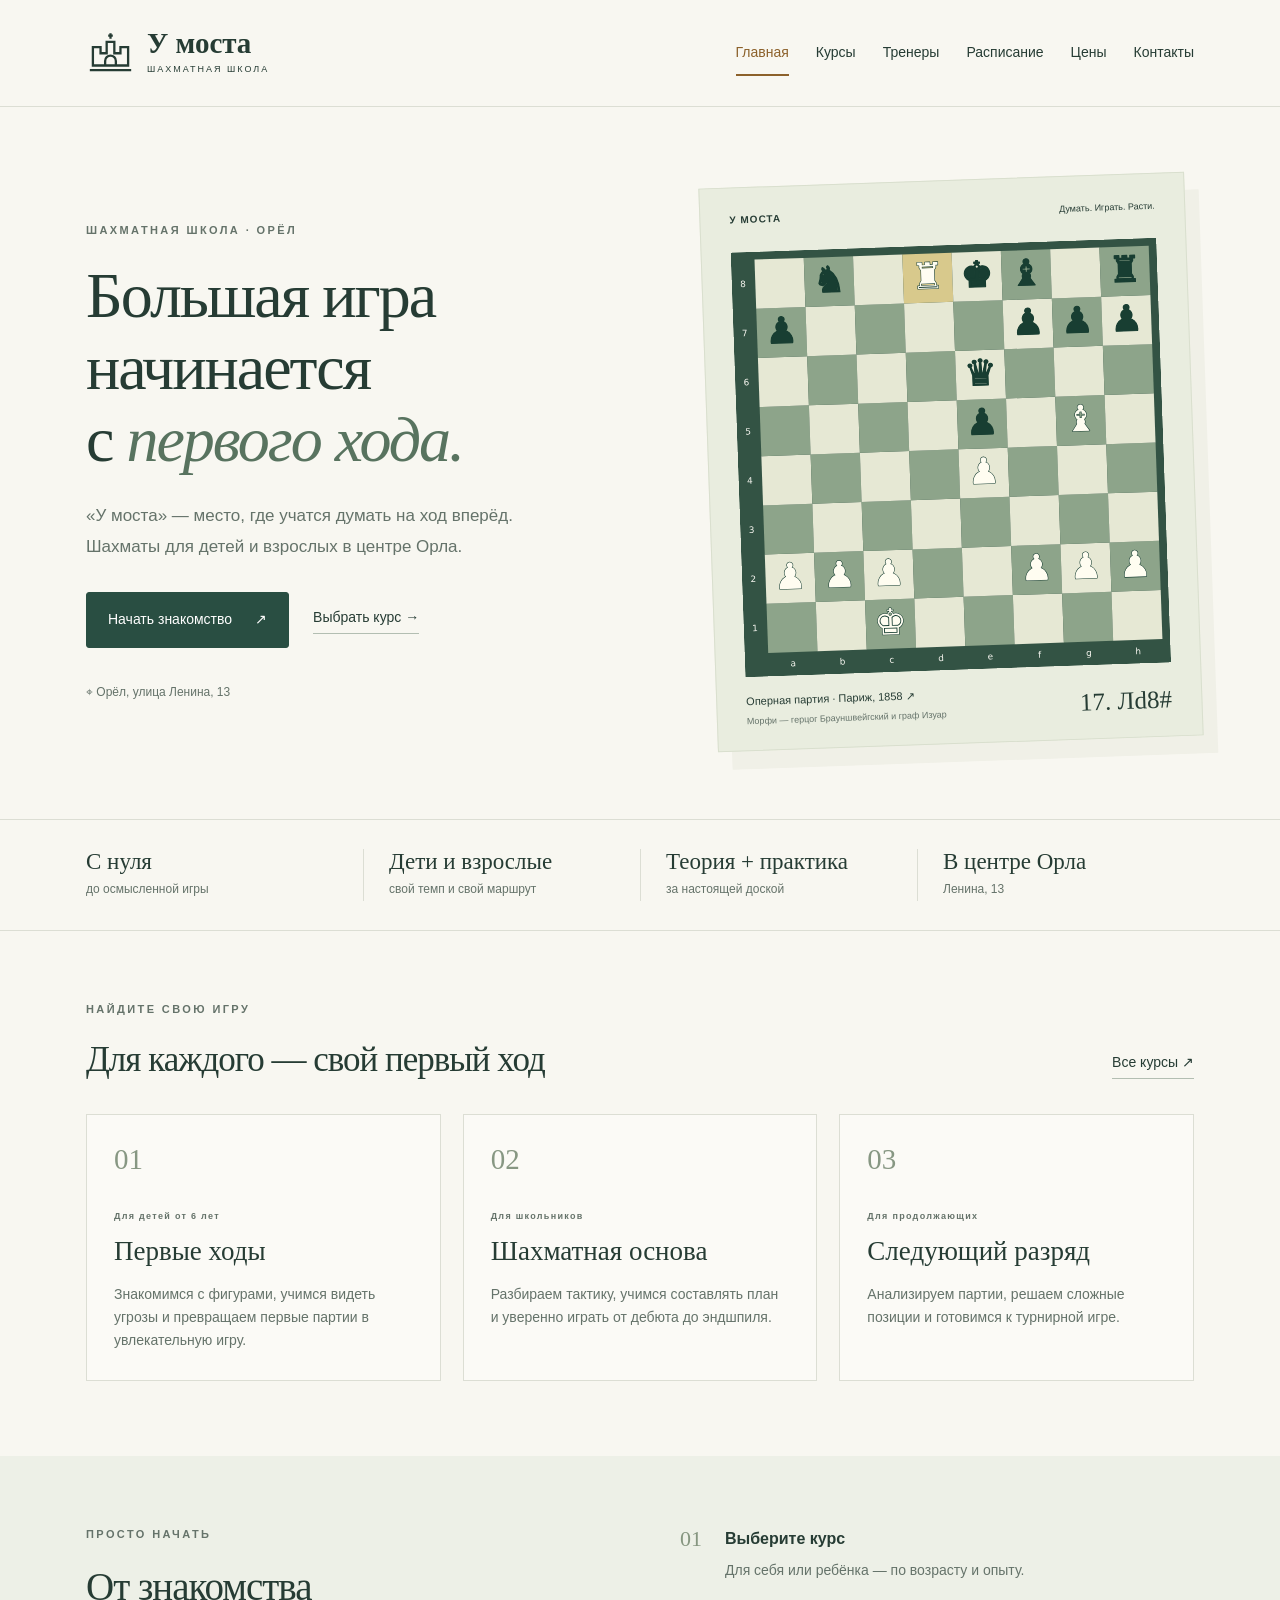
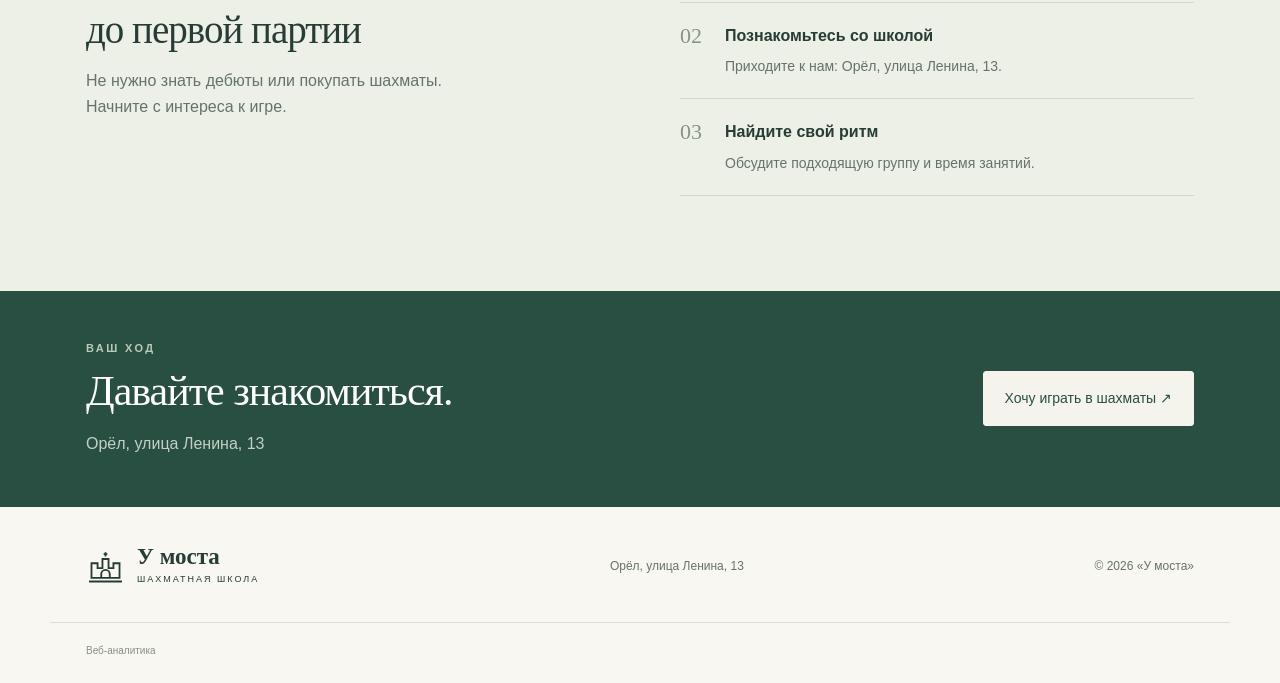
<file: index.html>
<!doctype html><html lang="ru"><head><meta charset="utf-8"><meta name="viewport" content="width=device-width,initial-scale=1"><title>Главная — У моста | Шахматная школа в Орле</title><meta name="description" content="Шахматная школа У моста в Орле. Занятия для детей и взрослых. Орёл, улица Ленина, 13."><link rel="icon" href="logo.svg" type="image/svg+xml"><link rel="stylesheet" href="style.css"><script src="main.js" defer></script></head><body><a class="skip" href="#main">К содержанию</a><header><div class="wrap header-inner"><a class="brand" href="index.html"><svg viewBox="0 0 64 64" fill="none" aria-hidden="true"><path d="M9 49V25h10v8h8V18h10v15h8v-8h10v24H9Z" stroke="currentColor" stroke-width="3"/><path d="M25 49V43a7 7 0 0 1 14 0v6M5 55h54M29 10h6M32 7v7" stroke="currentColor" stroke-width="3"/></svg><span>У моста<small>ШАХМАТНАЯ ШКОЛА</small></span></a><button class="menu-btn" aria-controls="nav" aria-expanded="false">Меню</button><nav id="nav" aria-label="Основное меню"><a href="index.html" aria-current=page>Главная</a><a href="napravleniya.html" >Курсы</a><a href="trenery.html" >Тренеры</a><a href="raspisanie.html" >Расписание</a><a href="ceny.html" >Цены</a><a href="kontakty.html" >Контакты</a></nav></div></header><main id="main"><section class="hero wrap"><div><p class="eyebrow">ШАХМАТНАЯ ШКОЛА · ОРЁЛ</p><h1>Большая игра<br>начинается<br>с <em>первого хода.</em></h1><p class="intro">«У моста» — место, где учатся думать на ход вперёд.<br>Шахматы для детей и взрослых в центре Орла.</p><div class="actions"><a class="btn" href="kontakty.html#signup">Начать знакомство <span>↗</span></a><a class="text-link" href="napravleniya.html">Выбрать курс →</a></div><p class="location">⌖ Орёл, улица Ленина, 13</p></div><div class="hero-art"><div class="art-top">У МОСТА <span>Думать. Играть. Расти.</span></div><img class="historical-board-image" src="opera-board.svg" width="800" height="800" alt="Шахматная доска 8 на 8. Финальная позиция Оперной партии: Морфи — герцог Брауншвейгский и граф Изуар, Париж, 1858. После 17. Лd8 — мат. Белые снизу." style="display:block;width:100%;height:auto;aspect-ratio:1"><div class="art-bottom historical-caption"><div><a href="https://en.wikipedia.org/wiki/Opera_Game" target="_blank" rel="noopener">Оперная партия · Париж, 1858 ↗</a><small>Морфи — герцог Брауншвейгский и граф Изуар</small></div><span class="mate-label">17. Лd8#</span></div></div></section><section class="strip"><div class="wrap strip-inner"><div><b>С нуля</b><span>до осмысленной игры</span></div><div><b>Дети и взрослые</b><span>свой темп и свой маршрут</span></div><div><b>Теория + практика</b><span>за настоящей доской</span></div><div><b>В центре Орла</b><span>Ленина, 13</span></div></div></section><section class="wrap section"><div class="section-head"><div><p class="eyebrow">НАЙДИТЕ СВОЮ ИГРУ</p><h2>Для каждого — свой первый ход</h2></div><a class="text-link" href="napravleniya.html">Все курсы ↗</a></div><div class="cards"><article class="card"><span class="num">01</span><p class="eyebrow">Для детей от 6 лет</p><h3>Первые ходы</h3><p>Знакомимся с фигурами, учимся видеть угрозы и превращаем первые партии в увлекательную игру.</p></article><article class="card"><span class="num">02</span><p class="eyebrow">Для школьников</p><h3>Шахматная основа</h3><p>Разбираем тактику, учимся составлять план и уверенно играть от дебюта до эндшпиля.</p></article><article class="card"><span class="num">03</span><p class="eyebrow">Для продолжающих</p><h3>Следующий разряд</h3><p>Анализируем партии, решаем сложные позиции и готовимся к турнирной игре.</p></article></div></section><section class="tinted"><div class="wrap section split"><div><p class="eyebrow">ПРОСТО НАЧАТЬ</p><h2>От знакомства<br>до первой партии</h2><p>Не нужно знать дебюты или покупать шахматы.<br>Начните с интереса к игре.</p></div><ol class="steps"><li><b>Выберите курс</b><p>Для себя или ребёнка — по возрасту и опыту.</p></li><li><b>Познакомьтесь со школой</b><p>Приходите к нам: Орёл, улица Ленина, 13.</p></li><li><b>Найдите свой ритм</b><p>Обсудите подходящую группу и время занятий.</p></li></ol></div></section></main><section class="cta"><div class="wrap"><div><p class="eyebrow">ВАШ ХОД</p><h2>Давайте знакомиться.</h2><p>Орёл, улица Ленина, 13</p></div><a class="btn light" href="kontakty.html#signup">Хочу играть в шахматы ↗</a></div></section><footer><div class="wrap footer-main"><a class="brand" href="index.html"><svg viewBox="0 0 64 64" fill="none" aria-hidden="true"><path d="M9 49V25h10v8h8V18h10v15h8v-8h10v24H9Z" stroke="currentColor" stroke-width="3"/><path d="M25 49V43a7 7 0 0 1 14 0v6M5 55h54M29 10h6M32 7v7" stroke="currentColor" stroke-width="3"/></svg><span>У моста<small>ШАХМАТНАЯ ШКОЛА</small></span></a><p>Орёл, улица Ленина, 13</p><p>© <span class="year">2026</span> «У моста»</p></div><div class="wrap counter-row" aria-label="Счётчики веб-аналитики"><span class="counter-caption">Веб-аналитика</span><div class="counter-slot installed" id="counter-1"><!--LiveInternet counter--><script>
new Image().src = "https://counter.yadro.ru/hit?r"+
escape(document.referrer)+((typeof(screen)=="undefined")?"":
";s"+screen.width+"*"+screen.height+"*"+(screen.colorDepth?
screen.colorDepth:screen.pixelDepth))+";u"+escape(document.URL)+
";h"+escape(document.title.substring(0,150))+
";"+Math.random();</script><!--/LiveInternet-->
</div><div class="counter-slot installed" id="counter-2"><!-- Top100 (Kraken) Counter -->
<script>
    (function (w, d, c) {
    (w[c] = w[c] || []).push(function() {
        var options = {
            project: 7753159,
        };
        try {
            w.top100Counter = new top100(options);
        } catch(e) { }
    });
    var n = d.getElementsByTagName("script")[0],
    s = d.createElement("script"),
    f = function () { n.parentNode.insertBefore(s, n); };
    s.type = "text/javascript";
    s.async = true;
    s.src =
    (d.location.protocol == "https:" ? "https:" : "http:") +
    "//st.top100.ru/top100/top100.js";

    if (w.opera == "[object Opera]") {
    d.addEventListener("DOMContentLoaded", f, false);
} else { f(); }
})(window, document, "_top100q");
</script>
<noscript>
  <img src="//counter.rambler.ru/top100.cnt?pid=7753159" alt="Топ-100" />
</noscript>
<!-- END Top100 (Kraken) Counter -->
</div><div class="counter-slot installed" id="counter-3"><!-- Top.Mail.Ru counter -->
<script type="text/javascript">
var _tmr = window._tmr || (window._tmr = []);
_tmr.push({id: "3806859", type: "pageView", start: (new Date()).getTime()});
(function (d, w, id) {
  if (d.getElementById(id)) return;
  var ts = d.createElement("script"); ts.type = "text/javascript"; ts.async = true; ts.id = id;
  ts.src = "https://top-fwz1.mail.ru/js/code.js";
  var f = function () {var s = d.getElementsByTagName("script")[0]; s.parentNode.insertBefore(ts, s);};
  if (w.opera == "[object Opera]") { d.addEventListener("DOMContentLoaded", f, false); } else { f(); }
})(document, window, "tmr-code");
</script>
<noscript><div><img src="https://top-fwz1.mail.ru/counter?id=3806859;js=na" style="position:absolute;left:-9999px;" alt="Top.Mail.Ru" /></div></noscript>
<!-- /Top.Mail.Ru counter -->
</div></div></footer></body></html>
</file>
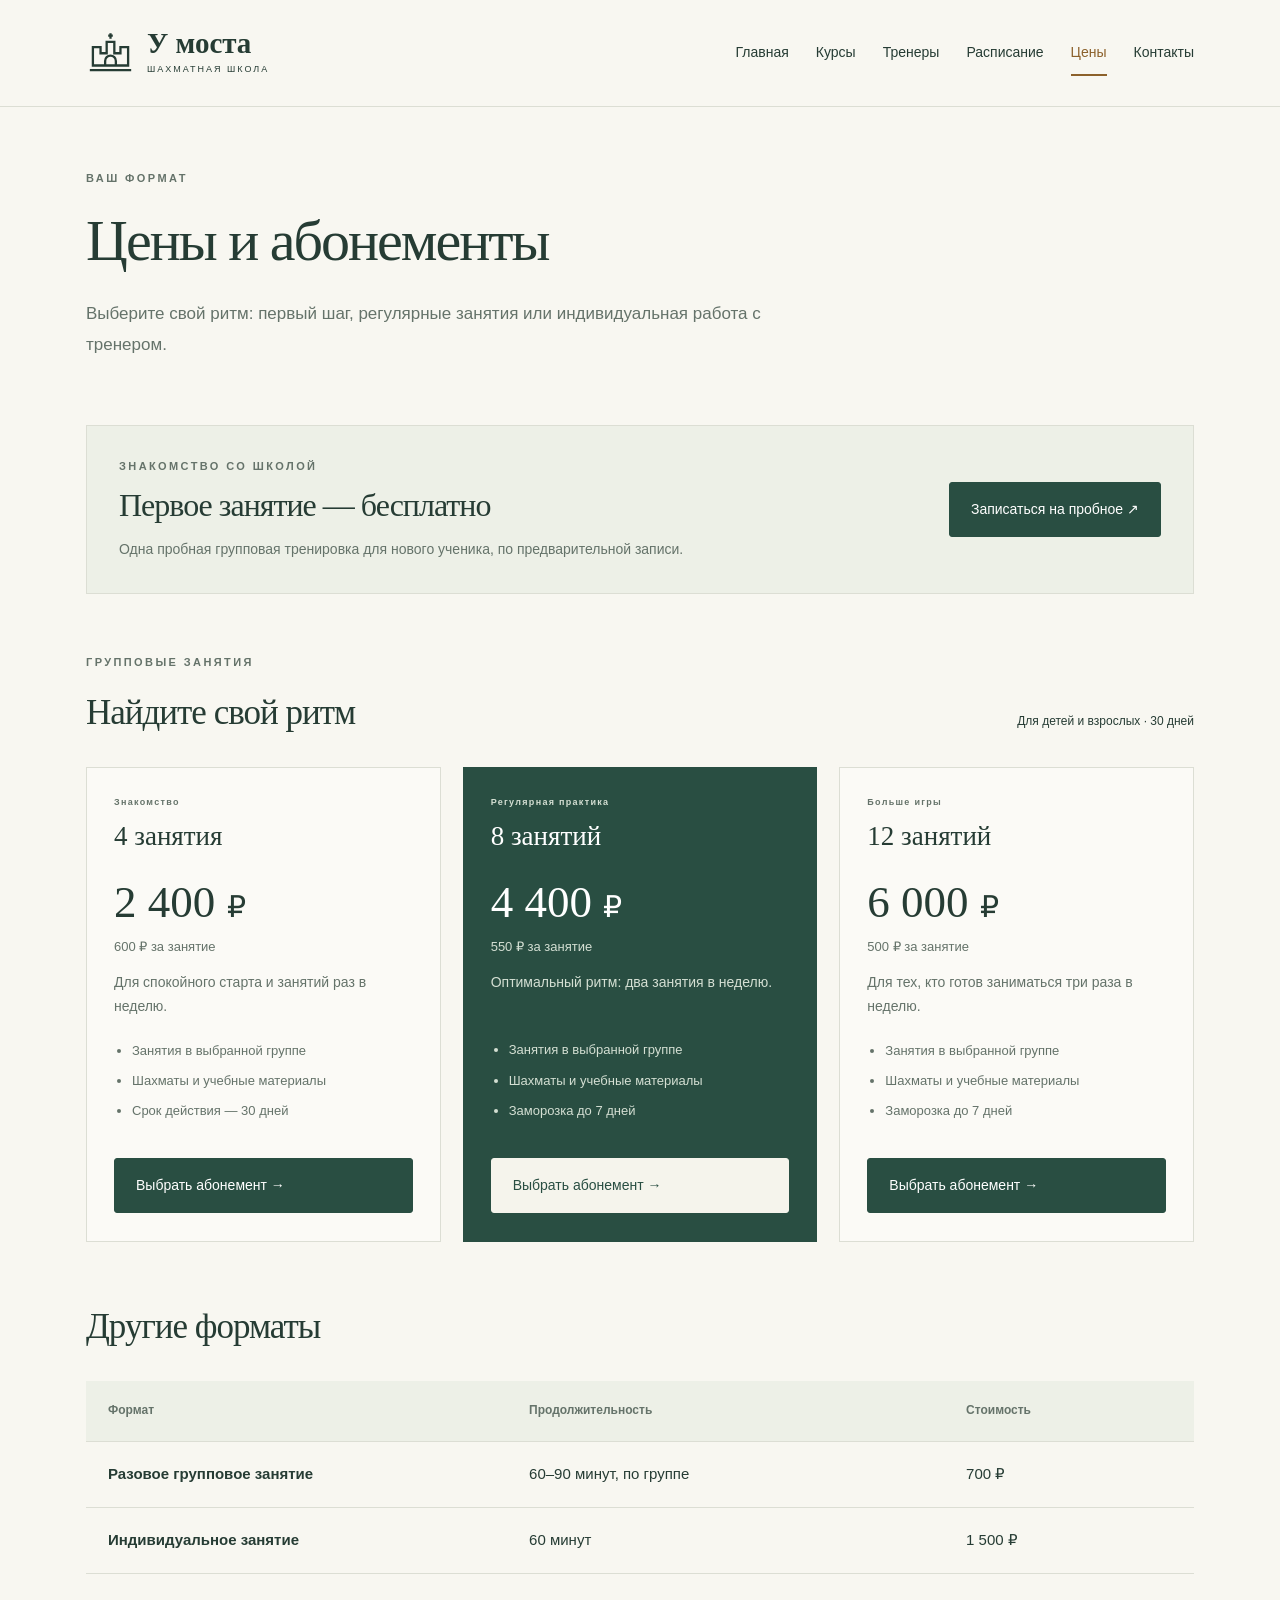
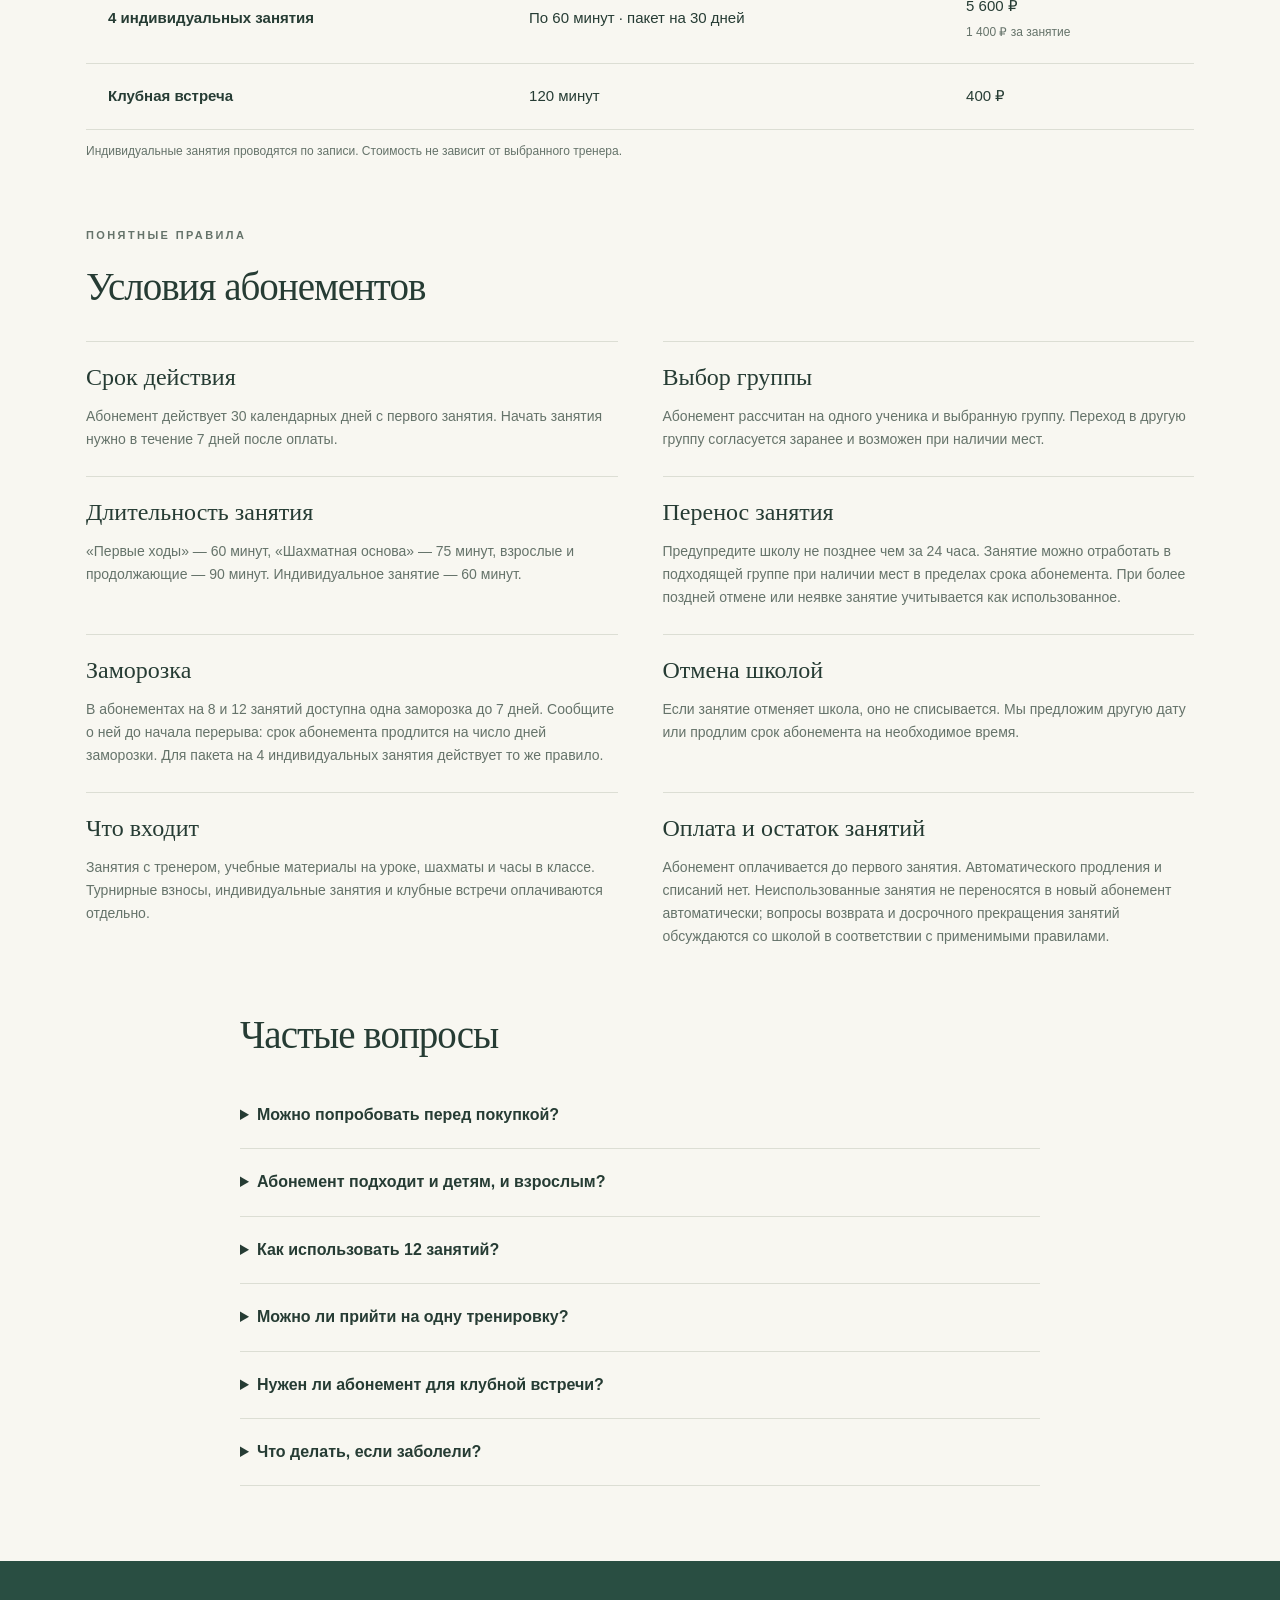
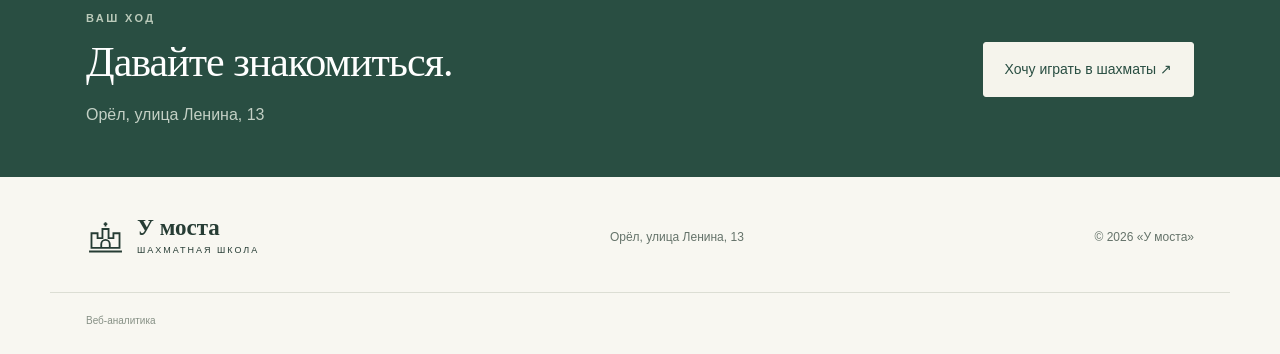
<file: ceny.html>
<!doctype html><html lang="ru"><head><meta charset="utf-8"><meta name="viewport" content="width=device-width,initial-scale=1"><title>Цены — У моста | Шахматная школа в Орле</title><meta name="description" content="Шахматная школа У моста в Орле. Занятия для детей и взрослых. Орёл, улица Ленина, 13."><link rel="icon" href="logo.svg" type="image/svg+xml"><link rel="stylesheet" href="style.css"><script src="main.js" defer></script></head><body><a class="skip" href="#main">К содержанию</a><header><div class="wrap header-inner"><a class="brand" href="index.html"><svg viewBox="0 0 64 64" fill="none" aria-hidden="true"><path d="M9 49V25h10v8h8V18h10v15h8v-8h10v24H9Z" stroke="currentColor" stroke-width="3"/><path d="M25 49V43a7 7 0 0 1 14 0v6M5 55h54M29 10h6M32 7v7" stroke="currentColor" stroke-width="3"/></svg><span>У моста<small>ШАХМАТНАЯ ШКОЛА</small></span></a><button class="menu-btn" aria-controls="nav" aria-expanded="false">Меню</button><nav id="nav" aria-label="Основное меню"><a href="index.html" >Главная</a><a href="napravleniya.html" >Курсы</a><a href="trenery.html" >Тренеры</a><a href="raspisanie.html" >Расписание</a><a href="ceny.html" aria-current=page>Цены</a><a href="kontakty.html" >Контакты</a></nav></div></header><main id="main"><div class="page-head wrap"><p class="eyebrow">ВАШ ФОРМАТ</p><h1>Цены и абонементы</h1><p class="intro">Выберите свой ритм: первый шаг, регулярные занятия или индивидуальная работа с тренером.</p></div><section class="wrap section compact"><div class="trial-banner"><div><p class="eyebrow">ЗНАКОМСТВО СО ШКОЛОЙ</p><h2>Первое занятие — бесплатно</h2><p>Одна пробная групповая тренировка для нового ученика, по предварительной записи.</p></div><a class="btn" href="kontakty.html#signup">Записаться на пробное ↗</a></div><div class="section-head"><div><p class="eyebrow">ГРУППОВЫЕ ЗАНЯТИЯ</p><h2>Найдите свой ритм</h2></div><span class="small">Для детей и взрослых · 30 дней</span></div><div class="cards price-grid"><article class="card price-card "><p class="eyebrow">Знакомство</p><h3>4 занятия</h3><p class="price">2 400 <span>₽</span></p><p class="unit-price">600 ₽ за занятие</p><p>Для спокойного старта и занятий раз в неделю.</p><ul><li>Занятия в выбранной группе</li><li>Шахматы и учебные материалы</li><li>Срок действия — 30 дней</li></ul><a class="btn " href="kontakty.html#signup">Выбрать абонемент →</a></article><article class="card price-card recommended"><p class="eyebrow">Регулярная практика</p><h3>8 занятий</h3><p class="price">4 400 <span>₽</span></p><p class="unit-price">550 ₽ за занятие</p><p>Оптимальный ритм: два занятия в неделю.</p><ul><li>Занятия в выбранной группе</li><li>Шахматы и учебные материалы</li><li>Заморозка до 7 дней</li></ul><a class="btn light" href="kontakty.html#signup">Выбрать абонемент →</a></article><article class="card price-card "><p class="eyebrow">Больше игры</p><h3>12 занятий</h3><p class="price">6 000 <span>₽</span></p><p class="unit-price">500 ₽ за занятие</p><p>Для тех, кто готов заниматься три раза в неделю.</p><ul><li>Занятия в выбранной группе</li><li>Шахматы и учебные материалы</li><li>Заморозка до 7 дней</li></ul><a class="btn " href="kontakty.html#signup">Выбрать абонемент →</a></article></div><section class="extra-prices"><div class="section-head"><h2>Другие форматы</h2></div><div class="table-scroll"><table><thead><tr><th scope="col">Формат</th><th scope="col">Продолжительность</th><th scope="col">Стоимость</th></tr></thead><tbody><tr><td>Разовое групповое занятие</td><td>60–90 минут, по группе</td><td>700 ₽</td></tr><tr><td>Индивидуальное занятие</td><td>60 минут</td><td>1 500 ₽</td></tr><tr><td>4 индивидуальных занятия</td><td>По 60 минут · пакет на 30 дней</td><td>5 600 ₽ <span class="cell-detail">1 400 ₽ за занятие</span></td></tr><tr><td>Клубная встреча</td><td>120 минут</td><td>400 ₽</td></tr></tbody></table></div><p class="small">Индивидуальные занятия проводятся по записи. Стоимость не зависит от выбранного тренера.</p></section><section class="subscription-terms"><p class="eyebrow">ПОНЯТНЫЕ ПРАВИЛА</p><h2>Условия абонементов</h2><div class="terms-grid"><article><h3>Срок действия</h3><p>Абонемент действует 30 календарных дней с первого занятия. Начать занятия нужно в течение 7 дней после оплаты.</p></article><article><h3>Выбор группы</h3><p>Абонемент рассчитан на одного ученика и выбранную группу. Переход в другую группу согласуется заранее и возможен при наличии мест.</p></article><article><h3>Длительность занятия</h3><p>«Первые ходы» — 60 минут, «Шахматная основа» — 75 минут, взрослые и продолжающие — 90 минут. Индивидуальное занятие — 60 минут.</p></article><article><h3>Перенос занятия</h3><p>Предупредите школу не позднее чем за 24 часа. Занятие можно отработать в подходящей группе при наличии мест в пределах срока абонемента. При более поздней отмене или неявке занятие учитывается как использованное.</p></article><article><h3>Заморозка</h3><p>В абонементах на 8 и 12 занятий доступна одна заморозка до 7 дней. Сообщите о ней до начала перерыва: срок абонемента продлится на число дней заморозки. Для пакета на 4 индивидуальных занятия действует то же правило.</p></article><article><h3>Отмена школой</h3><p>Если занятие отменяет школа, оно не списывается. Мы предложим другую дату или продлим срок абонемента на необходимое время.</p></article><article><h3>Что входит</h3><p>Занятия с тренером, учебные материалы на уроке, шахматы и часы в классе. Турнирные взносы, индивидуальные занятия и клубные встречи оплачиваются отдельно.</p></article><article><h3>Оплата и остаток занятий</h3><p>Абонемент оплачивается до первого занятия. Автоматического продления и списаний нет. Неиспользованные занятия не переносятся в новый абонемент автоматически; вопросы возврата и досрочного прекращения занятий обсуждаются со школой в соответствии с применимыми правилами.</p></article></div></section><div class="faq"><h2>Частые вопросы</h2><details><summary>Можно попробовать перед покупкой?</summary><p>Да. Первое пробное групповое занятие бесплатно, один раз для нового ученика. Выберите курс и оставьте заявку через форму на странице контактов.</p></details><details><summary>Абонемент подходит и детям, и взрослым?</summary><p>Да. Стоимость групповых абонементов одинакова для всех групповых курсов. Группа подбирается по возрасту и опыту игры.</p></details><details><summary>Как использовать 12 занятий?</summary><p>Такой абонемент подойдёт группам, которые занимаются три раза в неделю: «Первые ходы», «Шахматная основа» и «Следующий разряд». Взрослым с занятиями дважды в неделю удобнее пакет на 8 занятий.</p></details><details><summary>Можно ли прийти на одну тренировку?</summary><p>Да. Разовое групповое занятие стоит 700 ₽. Предварительно согласуйте группу и наличие места.</p></details><details><summary>Нужен ли абонемент для клубной встречи?</summary><p>Нет. Клубная встреча оплачивается отдельно: 400 ₽ за двухчасовую игровую сессию. Участнику нужно знать правила игры.</p></details><details><summary>Что делать, если заболели?</summary><p>Сообщите школе как можно раньше. Если условия позволяют, оформите перенос или заморозку. При длительной болезни обсудите индивидуальный порядок продолжения занятий.</p></details></div></section></main><section class="cta"><div class="wrap"><div><p class="eyebrow">ВАШ ХОД</p><h2>Давайте знакомиться.</h2><p>Орёл, улица Ленина, 13</p></div><a class="btn light" href="kontakty.html#signup">Хочу играть в шахматы ↗</a></div></section><footer><div class="wrap footer-main"><a class="brand" href="index.html"><svg viewBox="0 0 64 64" fill="none" aria-hidden="true"><path d="M9 49V25h10v8h8V18h10v15h8v-8h10v24H9Z" stroke="currentColor" stroke-width="3"/><path d="M25 49V43a7 7 0 0 1 14 0v6M5 55h54M29 10h6M32 7v7" stroke="currentColor" stroke-width="3"/></svg><span>У моста<small>ШАХМАТНАЯ ШКОЛА</small></span></a><p>Орёл, улица Ленина, 13</p><p>© <span class="year">2026</span> «У моста»</p></div><div class="wrap counter-row" aria-label="Счётчики веб-аналитики"><span class="counter-caption">Веб-аналитика</span><div class="counter-slot installed" id="counter-1"><!--LiveInternet counter--><script>
new Image().src = "https://counter.yadro.ru/hit?r"+
escape(document.referrer)+((typeof(screen)=="undefined")?"":
";s"+screen.width+"*"+screen.height+"*"+(screen.colorDepth?
screen.colorDepth:screen.pixelDepth))+";u"+escape(document.URL)+
";h"+escape(document.title.substring(0,150))+
";"+Math.random();</script><!--/LiveInternet-->
</div><div class="counter-slot installed" id="counter-2"><!-- Top100 (Kraken) Counter -->
<script>
    (function (w, d, c) {
    (w[c] = w[c] || []).push(function() {
        var options = {
            project: 7753159,
        };
        try {
            w.top100Counter = new top100(options);
        } catch(e) { }
    });
    var n = d.getElementsByTagName("script")[0],
    s = d.createElement("script"),
    f = function () { n.parentNode.insertBefore(s, n); };
    s.type = "text/javascript";
    s.async = true;
    s.src =
    (d.location.protocol == "https:" ? "https:" : "http:") +
    "//st.top100.ru/top100/top100.js";

    if (w.opera == "[object Opera]") {
    d.addEventListener("DOMContentLoaded", f, false);
} else { f(); }
})(window, document, "_top100q");
</script>
<noscript>
  <img src="//counter.rambler.ru/top100.cnt?pid=7753159" alt="Топ-100" />
</noscript>
<!-- END Top100 (Kraken) Counter -->
</div><div class="counter-slot installed" id="counter-3"><!-- Top.Mail.Ru counter -->
<script type="text/javascript">
var _tmr = window._tmr || (window._tmr = []);
_tmr.push({id: "3806859", type: "pageView", start: (new Date()).getTime()});
(function (d, w, id) {
  if (d.getElementById(id)) return;
  var ts = d.createElement("script"); ts.type = "text/javascript"; ts.async = true; ts.id = id;
  ts.src = "https://top-fwz1.mail.ru/js/code.js";
  var f = function () {var s = d.getElementsByTagName("script")[0]; s.parentNode.insertBefore(ts, s);};
  if (w.opera == "[object Opera]") { d.addEventListener("DOMContentLoaded", f, false); } else { f(); }
})(document, window, "tmr-code");
</script>
<noscript><div><img src="https://top-fwz1.mail.ru/counter?id=3806859;js=na" style="position:absolute;left:-9999px;" alt="Top.Mail.Ru" /></div></noscript>
<!-- /Top.Mail.Ru counter -->
</div></div></footer></body></html>
</file>
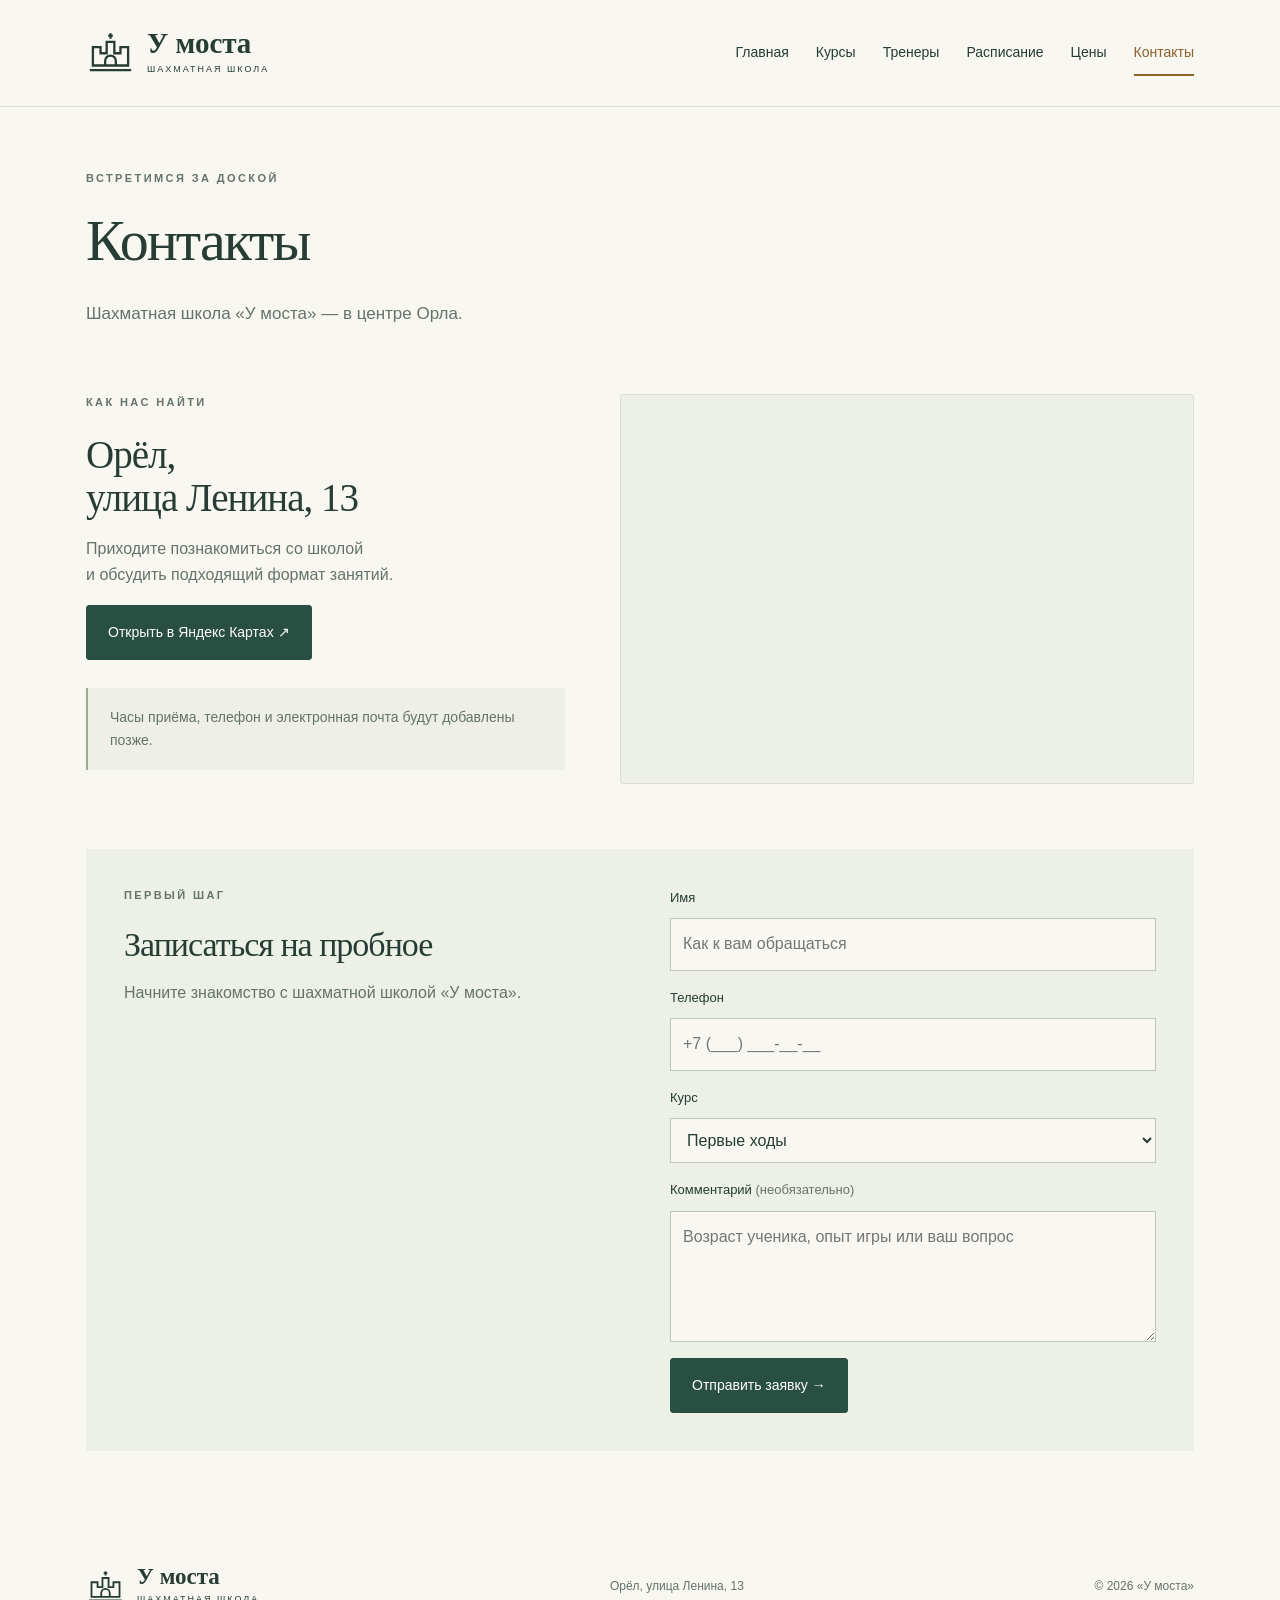
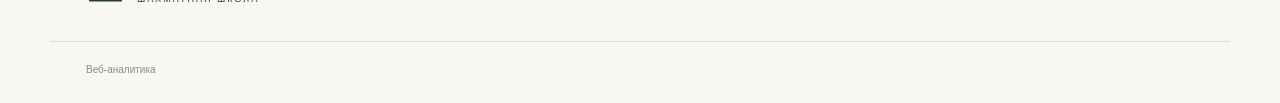
<file: kontakty.html>
<!doctype html><html lang="ru"><head><meta charset="utf-8"><meta name="viewport" content="width=device-width,initial-scale=1"><title>Контакты — У моста | Шахматная школа в Орле</title><meta name="description" content="Шахматная школа У моста в Орле. Занятия для детей и взрослых. Орёл, улица Ленина, 13."><link rel="icon" href="logo.svg" type="image/svg+xml"><link rel="stylesheet" href="style.css"><script src="main.js" defer></script></head><body><a class="skip" href="#main">К содержанию</a><header><div class="wrap header-inner"><a class="brand" href="index.html"><svg viewBox="0 0 64 64" fill="none" aria-hidden="true"><path d="M9 49V25h10v8h8V18h10v15h8v-8h10v24H9Z" stroke="currentColor" stroke-width="3"/><path d="M25 49V43a7 7 0 0 1 14 0v6M5 55h54M29 10h6M32 7v7" stroke="currentColor" stroke-width="3"/></svg><span>У моста<small>ШАХМАТНАЯ ШКОЛА</small></span></a><button class="menu-btn" aria-controls="nav" aria-expanded="false">Меню</button><nav id="nav" aria-label="Основное меню"><a href="index.html" >Главная</a><a href="napravleniya.html" >Курсы</a><a href="trenery.html" >Тренеры</a><a href="raspisanie.html" >Расписание</a><a href="ceny.html" >Цены</a><a href="kontakty.html" aria-current=page>Контакты</a></nav></div></header><main id="main"><div class="page-head wrap"><p class="eyebrow">ВСТРЕТИМСЯ ЗА ДОСКОЙ</p><h1>Контакты</h1><p class="intro">Шахматная школа «У моста» — в центре Орла.</p></div><section class="wrap section compact"><div class="contact-grid"><div><p class="eyebrow">КАК НАС НАЙТИ</p><h2>Орёл,<br>улица Ленина, 13</h2><p>Приходите познакомиться со школой<br>и обсудить подходящий формат занятий.</p><a class="btn" target="_blank" rel="noopener" href="https://yandex.ru/maps/?text=%D0%9E%D1%80%D1%91%D0%BB%2C%20%D1%83%D0%BB%D0%B8%D1%86%D0%B0%20%D0%9B%D0%B5%D0%BD%D0%B8%D0%BD%D0%B0%2C%2013">Открыть в Яндекс Картах ↗</a><p class="notice">Часы приёма, телефон и электронная почта будут добавлены позже.</p></div><iframe class="map" title="Карта: Орёл, улица Ленина, 13" loading="lazy" src="https://yandex.ru/map-widget/v1/?text=%D0%9E%D1%80%D1%91%D0%BB%2C%20%D1%83%D0%BB%D0%B8%D1%86%D0%B0%20%D0%9B%D0%B5%D0%BD%D0%B8%D0%BD%D0%B0%2C%2013&amp;z=17"></iframe></div><section id="signup" class="signup"><div><p class="eyebrow">ПЕРВЫЙ ШАГ</p><h2>Записаться на пробное</h2><p>Начните знакомство с шахматной школой «У моста».</p></div><form id="signup-form"><label for="name">Имя</label><input id="name" name="name" autocomplete="given-name" maxlength="80" required placeholder="Как к вам обращаться"><label for="phone">Телефон</label><input id="phone" name="phone" type="tel" autocomplete="tel" required placeholder="+7 (___) ___-__-__"><label for="direction">Курс</label><select id="direction" name="direction"><option>Первые ходы</option><option>Шахматная основа</option><option>Следующий разряд</option><option>Шахматы для взрослых</option><option>Индивидуальные занятия</option><option>Клубные встречи</option></select><label for="comment">Комментарий <span class="optional">(необязательно)</span></label><textarea id="comment" name="comment" rows="4" maxlength="1000" placeholder="Возраст ученика, опыт игры или ваш вопрос"></textarea><button class="btn" type="submit">Отправить заявку →</button><p class="form-ok" id="signup-result" role="status" aria-live="polite" hidden></p><noscript><p>Для работы формы включите JavaScript.</p></noscript></form></section></section></main><footer><div class="wrap footer-main"><a class="brand" href="index.html"><svg viewBox="0 0 64 64" fill="none" aria-hidden="true"><path d="M9 49V25h10v8h8V18h10v15h8v-8h10v24H9Z" stroke="currentColor" stroke-width="3"/><path d="M25 49V43a7 7 0 0 1 14 0v6M5 55h54M29 10h6M32 7v7" stroke="currentColor" stroke-width="3"/></svg><span>У моста<small>ШАХМАТНАЯ ШКОЛА</small></span></a><p>Орёл, улица Ленина, 13</p><p>© <span class="year">2026</span> «У моста»</p></div><div class="wrap counter-row" aria-label="Счётчики веб-аналитики"><span class="counter-caption">Веб-аналитика</span><div class="counter-slot installed" id="counter-1"><!--LiveInternet counter--><script>
new Image().src = "https://counter.yadro.ru/hit?r"+
escape(document.referrer)+((typeof(screen)=="undefined")?"":
";s"+screen.width+"*"+screen.height+"*"+(screen.colorDepth?
screen.colorDepth:screen.pixelDepth))+";u"+escape(document.URL)+
";h"+escape(document.title.substring(0,150))+
";"+Math.random();</script><!--/LiveInternet-->
</div><div class="counter-slot installed" id="counter-2"><!-- Top100 (Kraken) Counter -->
<script>
    (function (w, d, c) {
    (w[c] = w[c] || []).push(function() {
        var options = {
            project: 7753159,
        };
        try {
            w.top100Counter = new top100(options);
        } catch(e) { }
    });
    var n = d.getElementsByTagName("script")[0],
    s = d.createElement("script"),
    f = function () { n.parentNode.insertBefore(s, n); };
    s.type = "text/javascript";
    s.async = true;
    s.src =
    (d.location.protocol == "https:" ? "https:" : "http:") +
    "//st.top100.ru/top100/top100.js";

    if (w.opera == "[object Opera]") {
    d.addEventListener("DOMContentLoaded", f, false);
} else { f(); }
})(window, document, "_top100q");
</script>
<noscript>
  <img src="//counter.rambler.ru/top100.cnt?pid=7753159" alt="Топ-100" />
</noscript>
<!-- END Top100 (Kraken) Counter -->
</div><div class="counter-slot installed" id="counter-3"><!-- Top.Mail.Ru counter -->
<script type="text/javascript">
var _tmr = window._tmr || (window._tmr = []);
_tmr.push({id: "3806859", type: "pageView", start: (new Date()).getTime()});
(function (d, w, id) {
  if (d.getElementById(id)) return;
  var ts = d.createElement("script"); ts.type = "text/javascript"; ts.async = true; ts.id = id;
  ts.src = "https://top-fwz1.mail.ru/js/code.js";
  var f = function () {var s = d.getElementsByTagName("script")[0]; s.parentNode.insertBefore(ts, s);};
  if (w.opera == "[object Opera]") { d.addEventListener("DOMContentLoaded", f, false); } else { f(); }
})(document, window, "tmr-code");
</script>
<noscript><div><img src="https://top-fwz1.mail.ru/counter?id=3806859;js=na" style="position:absolute;left:-9999px;" alt="Top.Mail.Ru" /></div></noscript>
<!-- /Top.Mail.Ru counter -->
</div></div></footer></body></html>
</file>
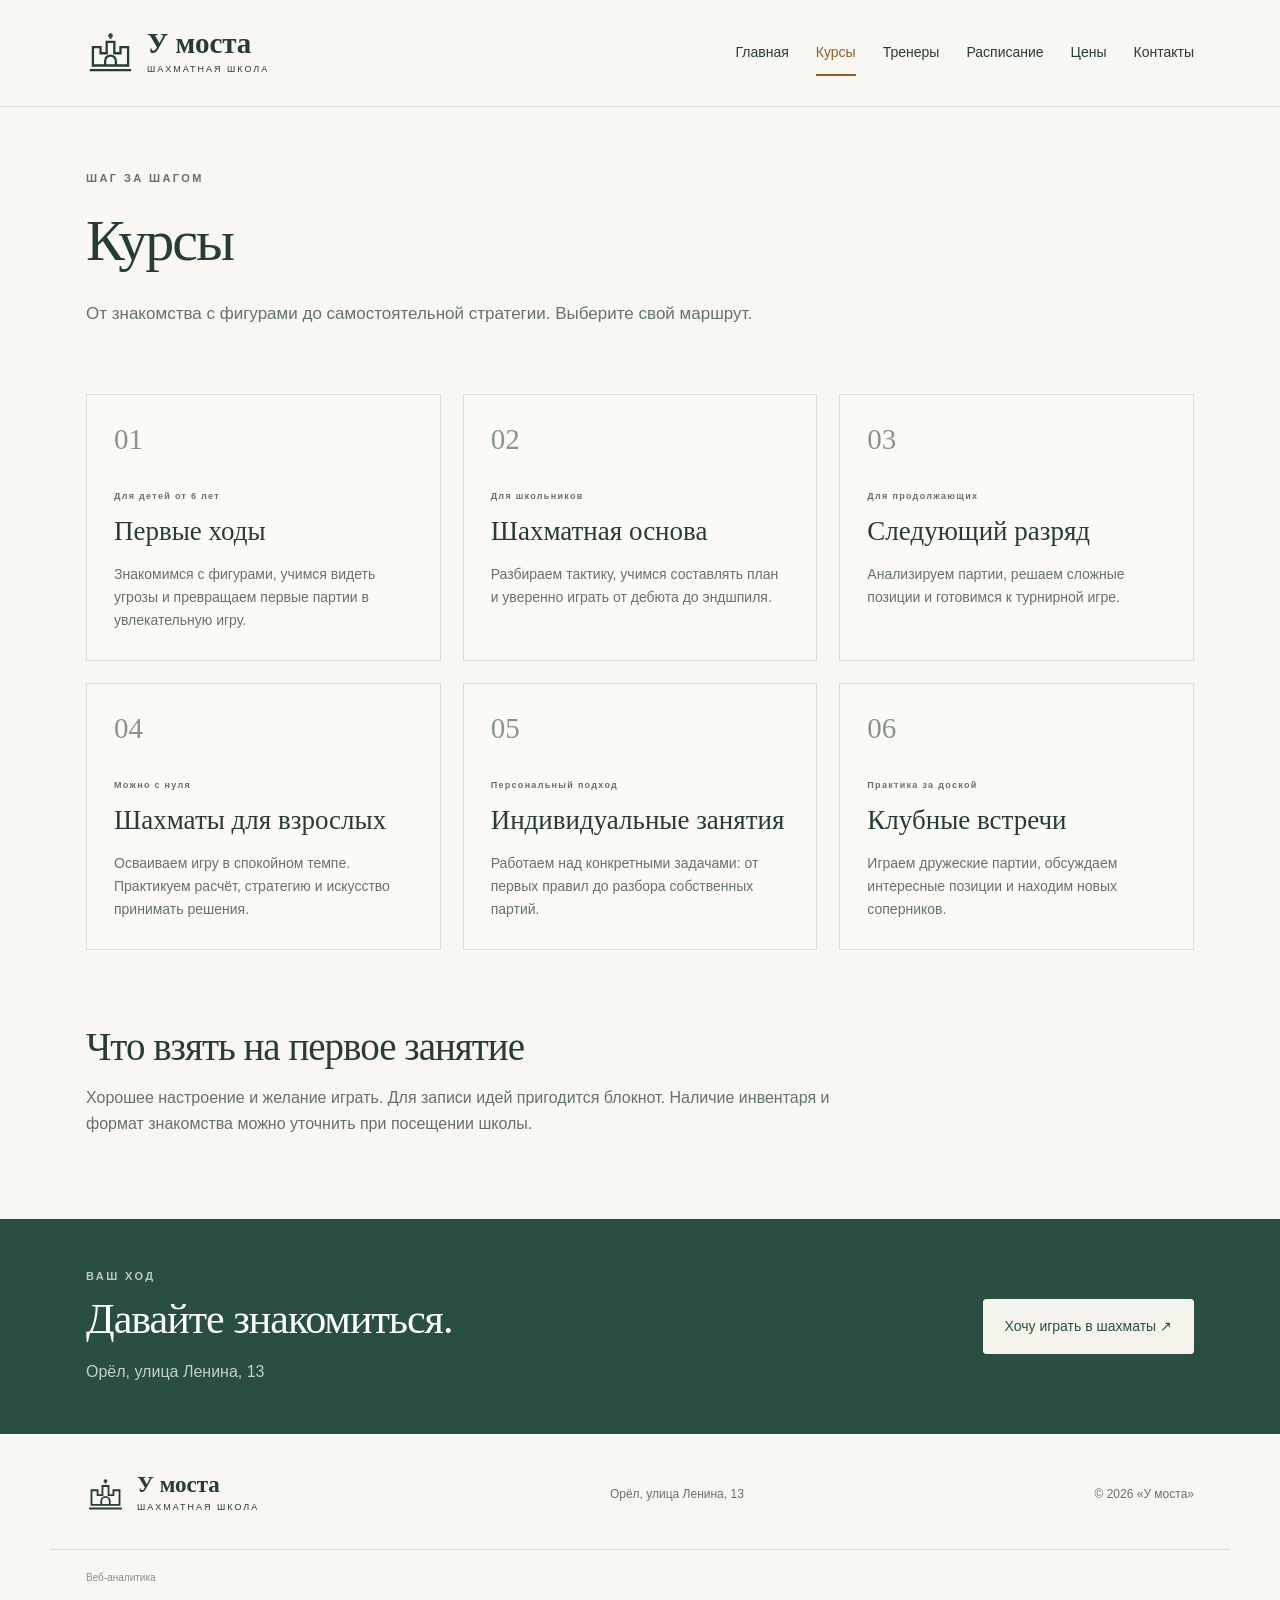
<file: napravleniya.html>
<!doctype html><html lang="ru"><head><meta charset="utf-8"><meta name="viewport" content="width=device-width,initial-scale=1"><title>Курсы — У моста | Шахматная школа в Орле</title><meta name="description" content="Шахматная школа У моста в Орле. Занятия для детей и взрослых. Орёл, улица Ленина, 13."><link rel="icon" href="logo.svg" type="image/svg+xml"><link rel="stylesheet" href="style.css"><script src="main.js" defer></script></head><body><a class="skip" href="#main">К содержанию</a><header><div class="wrap header-inner"><a class="brand" href="index.html"><svg viewBox="0 0 64 64" fill="none" aria-hidden="true"><path d="M9 49V25h10v8h8V18h10v15h8v-8h10v24H9Z" stroke="currentColor" stroke-width="3"/><path d="M25 49V43a7 7 0 0 1 14 0v6M5 55h54M29 10h6M32 7v7" stroke="currentColor" stroke-width="3"/></svg><span>У моста<small>ШАХМАТНАЯ ШКОЛА</small></span></a><button class="menu-btn" aria-controls="nav" aria-expanded="false">Меню</button><nav id="nav" aria-label="Основное меню"><a href="index.html" >Главная</a><a href="napravleniya.html" aria-current=page>Курсы</a><a href="trenery.html" >Тренеры</a><a href="raspisanie.html" >Расписание</a><a href="ceny.html" >Цены</a><a href="kontakty.html" >Контакты</a></nav></div></header><main id="main"><div class="page-head wrap"><p class="eyebrow">ШАГ ЗА ШАГОМ</p><h1>Курсы</h1><p class="intro">От знакомства с фигурами до самостоятельной стратегии. Выберите свой маршрут.</p></div><section class="wrap section compact"><div class="cards"><article class="card"><span class="num">01</span><p class="eyebrow">Для детей от 6 лет</p><h3>Первые ходы</h3><p>Знакомимся с фигурами, учимся видеть угрозы и превращаем первые партии в увлекательную игру.</p></article><article class="card"><span class="num">02</span><p class="eyebrow">Для школьников</p><h3>Шахматная основа</h3><p>Разбираем тактику, учимся составлять план и уверенно играть от дебюта до эндшпиля.</p></article><article class="card"><span class="num">03</span><p class="eyebrow">Для продолжающих</p><h3>Следующий разряд</h3><p>Анализируем партии, решаем сложные позиции и готовимся к турнирной игре.</p></article><article class="card"><span class="num">04</span><p class="eyebrow">Можно с нуля</p><h3>Шахматы для взрослых</h3><p>Осваиваем игру в спокойном темпе. Практикуем расчёт, стратегию и искусство принимать решения.</p></article><article class="card"><span class="num">05</span><p class="eyebrow">Персональный подход</p><h3>Индивидуальные занятия</h3><p>Работаем над конкретными задачами: от первых правил до разбора собственных партий.</p></article><article class="card"><span class="num">06</span><p class="eyebrow">Практика за доской</p><h3>Клубные встречи</h3><p>Играем дружеские партии, обсуждаем интересные позиции и находим новых соперников.</p></article></div></section><section class="wrap note"><h2>Что взять на первое занятие</h2><p>Хорошее настроение и желание играть. Для записи идей пригодится блокнот. Наличие инвентаря и формат знакомства можно уточнить при посещении школы.</p></section></main><section class="cta"><div class="wrap"><div><p class="eyebrow">ВАШ ХОД</p><h2>Давайте знакомиться.</h2><p>Орёл, улица Ленина, 13</p></div><a class="btn light" href="kontakty.html#signup">Хочу играть в шахматы ↗</a></div></section><footer><div class="wrap footer-main"><a class="brand" href="index.html"><svg viewBox="0 0 64 64" fill="none" aria-hidden="true"><path d="M9 49V25h10v8h8V18h10v15h8v-8h10v24H9Z" stroke="currentColor" stroke-width="3"/><path d="M25 49V43a7 7 0 0 1 14 0v6M5 55h54M29 10h6M32 7v7" stroke="currentColor" stroke-width="3"/></svg><span>У моста<small>ШАХМАТНАЯ ШКОЛА</small></span></a><p>Орёл, улица Ленина, 13</p><p>© <span class="year">2026</span> «У моста»</p></div><div class="wrap counter-row" aria-label="Счётчики веб-аналитики"><span class="counter-caption">Веб-аналитика</span><div class="counter-slot installed" id="counter-1"><!--LiveInternet counter--><script>
new Image().src = "https://counter.yadro.ru/hit?r"+
escape(document.referrer)+((typeof(screen)=="undefined")?"":
";s"+screen.width+"*"+screen.height+"*"+(screen.colorDepth?
screen.colorDepth:screen.pixelDepth))+";u"+escape(document.URL)+
";h"+escape(document.title.substring(0,150))+
";"+Math.random();</script><!--/LiveInternet-->
</div><div class="counter-slot installed" id="counter-2"><!-- Top100 (Kraken) Counter -->
<script>
    (function (w, d, c) {
    (w[c] = w[c] || []).push(function() {
        var options = {
            project: 7753159,
        };
        try {
            w.top100Counter = new top100(options);
        } catch(e) { }
    });
    var n = d.getElementsByTagName("script")[0],
    s = d.createElement("script"),
    f = function () { n.parentNode.insertBefore(s, n); };
    s.type = "text/javascript";
    s.async = true;
    s.src =
    (d.location.protocol == "https:" ? "https:" : "http:") +
    "//st.top100.ru/top100/top100.js";

    if (w.opera == "[object Opera]") {
    d.addEventListener("DOMContentLoaded", f, false);
} else { f(); }
})(window, document, "_top100q");
</script>
<noscript>
  <img src="//counter.rambler.ru/top100.cnt?pid=7753159" alt="Топ-100" />
</noscript>
<!-- END Top100 (Kraken) Counter -->
</div><div class="counter-slot installed" id="counter-3"><!-- Top.Mail.Ru counter -->
<script type="text/javascript">
var _tmr = window._tmr || (window._tmr = []);
_tmr.push({id: "3806859", type: "pageView", start: (new Date()).getTime()});
(function (d, w, id) {
  if (d.getElementById(id)) return;
  var ts = d.createElement("script"); ts.type = "text/javascript"; ts.async = true; ts.id = id;
  ts.src = "https://top-fwz1.mail.ru/js/code.js";
  var f = function () {var s = d.getElementsByTagName("script")[0]; s.parentNode.insertBefore(ts, s);};
  if (w.opera == "[object Opera]") { d.addEventListener("DOMContentLoaded", f, false); } else { f(); }
})(document, window, "tmr-code");
</script>
<noscript><div><img src="https://top-fwz1.mail.ru/counter?id=3806859;js=na" style="position:absolute;left:-9999px;" alt="Top.Mail.Ru" /></div></noscript>
<!-- /Top.Mail.Ru counter -->
</div></div></footer></body></html>
</file>
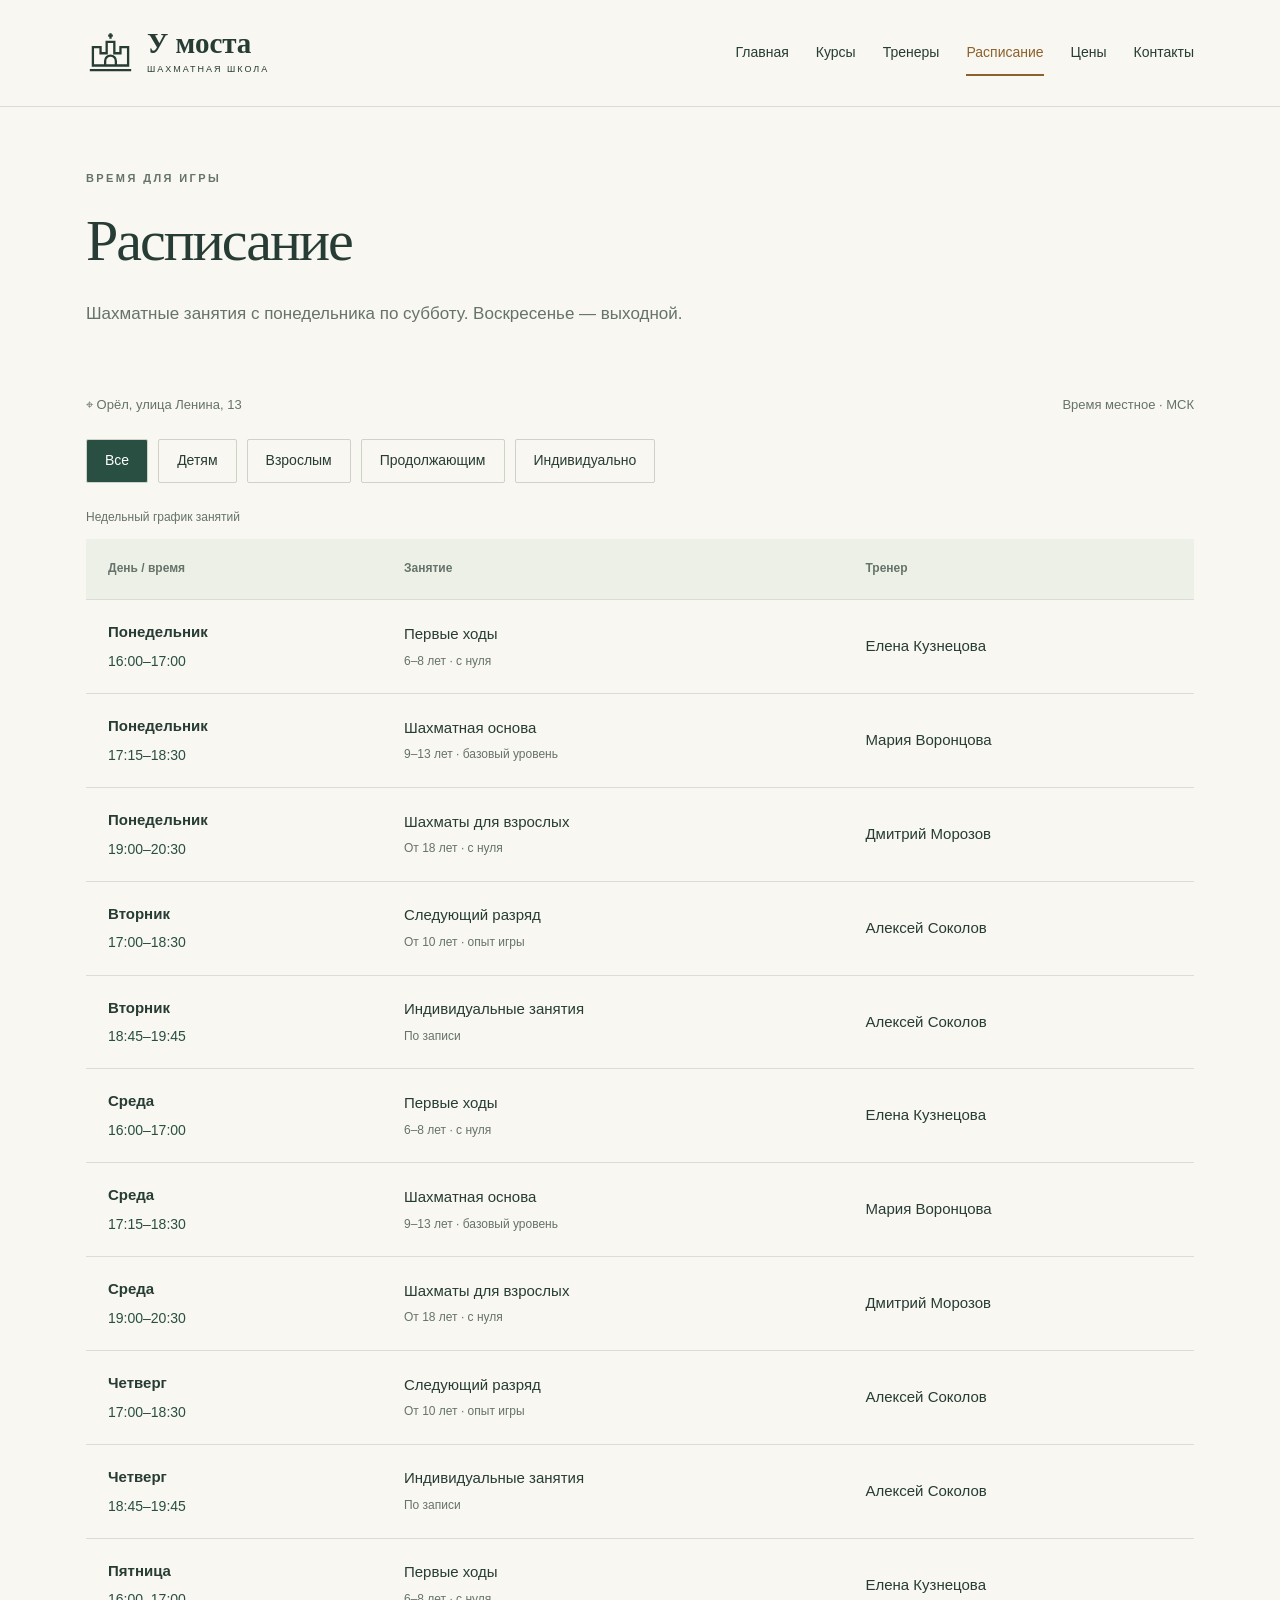
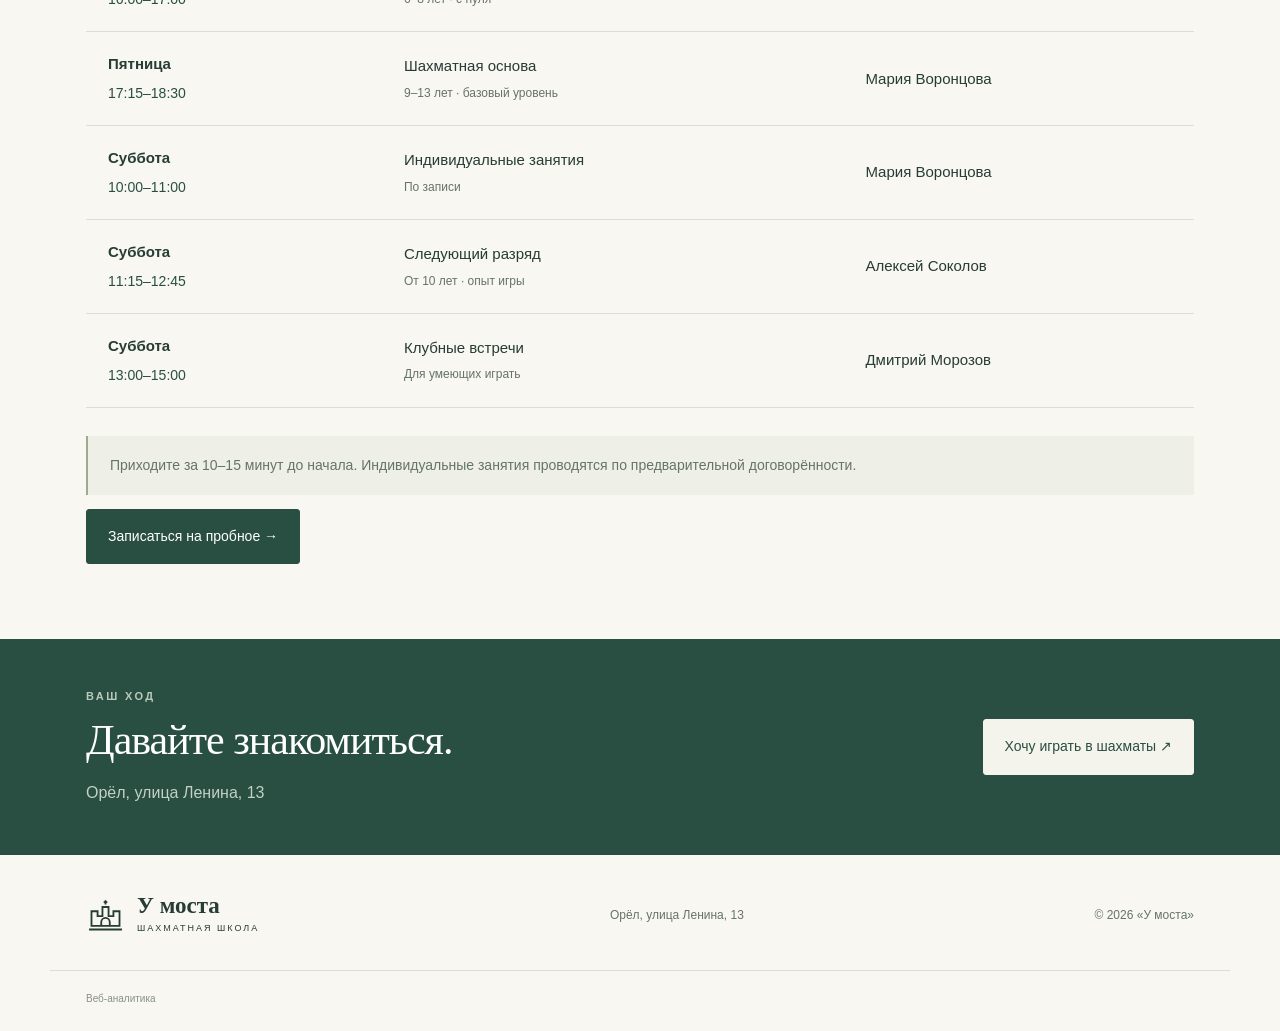
<file: raspisanie.html>
<!doctype html><html lang="ru"><head><meta charset="utf-8"><meta name="viewport" content="width=device-width,initial-scale=1"><title>Расписание — У моста | Шахматная школа в Орле</title><meta name="description" content="Шахматная школа У моста в Орле. Занятия для детей и взрослых. Орёл, улица Ленина, 13."><link rel="icon" href="logo.svg" type="image/svg+xml"><link rel="stylesheet" href="style.css"><script src="main.js" defer></script></head><body><a class="skip" href="#main">К содержанию</a><header><div class="wrap header-inner"><a class="brand" href="index.html"><svg viewBox="0 0 64 64" fill="none" aria-hidden="true"><path d="M9 49V25h10v8h8V18h10v15h8v-8h10v24H9Z" stroke="currentColor" stroke-width="3"/><path d="M25 49V43a7 7 0 0 1 14 0v6M5 55h54M29 10h6M32 7v7" stroke="currentColor" stroke-width="3"/></svg><span>У моста<small>ШАХМАТНАЯ ШКОЛА</small></span></a><button class="menu-btn" aria-controls="nav" aria-expanded="false">Меню</button><nav id="nav" aria-label="Основное меню"><a href="index.html" >Главная</a><a href="napravleniya.html" >Курсы</a><a href="trenery.html" >Тренеры</a><a href="raspisanie.html" aria-current=page>Расписание</a><a href="ceny.html" >Цены</a><a href="kontakty.html" >Контакты</a></nav></div></header><main id="main"><div class="page-head wrap"><p class="eyebrow">ВРЕМЯ ДЛЯ ИГРЫ</p><h1>Расписание</h1><p class="intro">Шахматные занятия с понедельника по субботу. Воскресенье — выходной.</p></div><section class="wrap section compact"><div class="schedule-meta"><span>⌖ Орёл, улица Ленина, 13</span><span>Время местное · МСК</span></div><div class="filters" aria-label="Фильтр расписания"><button type="button" data-filter="Все" aria-pressed="true">Все</button><button type="button" data-filter="Детям" aria-pressed="false">Детям</button><button type="button" data-filter="Взрослым" aria-pressed="false">Взрослым</button><button type="button" data-filter="Продолжающим" aria-pressed="false">Продолжающим</button><button type="button" data-filter="Индивидуально" aria-pressed="false">Индивидуально</button></div><div class="table-scroll" role="region" aria-label="Расписание шахматных занятий" tabindex="0"><table class="schedule-table"><caption class="small">Недельный график занятий</caption><thead><tr><th scope="col">День / время</th><th scope="col">Занятие</th><th scope="col">Тренер</th></tr></thead><tbody><tr data-group="Детям"><td>Понедельник<span class="cell-detail time">16:00–17:00</span></td><td>Первые ходы<span class="cell-detail">6–8 лет · с нуля</span></td><td><a href="trenery.html">Елена Кузнецова</a></td></tr><tr data-group="Детям"><td>Понедельник<span class="cell-detail time">17:15–18:30</span></td><td>Шахматная основа<span class="cell-detail">9–13 лет · базовый уровень</span></td><td><a href="trenery.html">Мария Воронцова</a></td></tr><tr data-group="Взрослым"><td>Понедельник<span class="cell-detail time">19:00–20:30</span></td><td>Шахматы для взрослых<span class="cell-detail">От 18 лет · с нуля</span></td><td><a href="trenery.html">Дмитрий Морозов</a></td></tr><tr data-group="Продолжающим"><td>Вторник<span class="cell-detail time">17:00–18:30</span></td><td>Следующий разряд<span class="cell-detail">От 10 лет · опыт игры</span></td><td><a href="trenery.html">Алексей Соколов</a></td></tr><tr data-group="Индивидуально"><td>Вторник<span class="cell-detail time">18:45–19:45</span></td><td>Индивидуальные занятия<span class="cell-detail">По записи</span></td><td><a href="trenery.html">Алексей Соколов</a></td></tr><tr data-group="Детям"><td>Среда<span class="cell-detail time">16:00–17:00</span></td><td>Первые ходы<span class="cell-detail">6–8 лет · с нуля</span></td><td><a href="trenery.html">Елена Кузнецова</a></td></tr><tr data-group="Детям"><td>Среда<span class="cell-detail time">17:15–18:30</span></td><td>Шахматная основа<span class="cell-detail">9–13 лет · базовый уровень</span></td><td><a href="trenery.html">Мария Воронцова</a></td></tr><tr data-group="Взрослым"><td>Среда<span class="cell-detail time">19:00–20:30</span></td><td>Шахматы для взрослых<span class="cell-detail">От 18 лет · с нуля</span></td><td><a href="trenery.html">Дмитрий Морозов</a></td></tr><tr data-group="Продолжающим"><td>Четверг<span class="cell-detail time">17:00–18:30</span></td><td>Следующий разряд<span class="cell-detail">От 10 лет · опыт игры</span></td><td><a href="trenery.html">Алексей Соколов</a></td></tr><tr data-group="Индивидуально"><td>Четверг<span class="cell-detail time">18:45–19:45</span></td><td>Индивидуальные занятия<span class="cell-detail">По записи</span></td><td><a href="trenery.html">Алексей Соколов</a></td></tr><tr data-group="Детям"><td>Пятница<span class="cell-detail time">16:00–17:00</span></td><td>Первые ходы<span class="cell-detail">6–8 лет · с нуля</span></td><td><a href="trenery.html">Елена Кузнецова</a></td></tr><tr data-group="Детям"><td>Пятница<span class="cell-detail time">17:15–18:30</span></td><td>Шахматная основа<span class="cell-detail">9–13 лет · базовый уровень</span></td><td><a href="trenery.html">Мария Воронцова</a></td></tr><tr data-group="Индивидуально"><td>Суббота<span class="cell-detail time">10:00–11:00</span></td><td>Индивидуальные занятия<span class="cell-detail">По записи</span></td><td><a href="trenery.html">Мария Воронцова</a></td></tr><tr data-group="Продолжающим"><td>Суббота<span class="cell-detail time">11:15–12:45</span></td><td>Следующий разряд<span class="cell-detail">От 10 лет · опыт игры</span></td><td><a href="trenery.html">Алексей Соколов</a></td></tr><tr data-group="Продолжающим"><td>Суббота<span class="cell-detail time">13:00–15:00</span></td><td>Клубные встречи<span class="cell-detail">Для умеющих играть</span></td><td><a href="trenery.html">Дмитрий Морозов</a></td></tr></tbody></table></div><p class="notice">Приходите за 10–15 минут до начала. Индивидуальные занятия проводятся по предварительной договорённости.</p><a class="btn" href="kontakty.html#signup">Записаться на пробное →</a></section></main><section class="cta"><div class="wrap"><div><p class="eyebrow">ВАШ ХОД</p><h2>Давайте знакомиться.</h2><p>Орёл, улица Ленина, 13</p></div><a class="btn light" href="kontakty.html#signup">Хочу играть в шахматы ↗</a></div></section><footer><div class="wrap footer-main"><a class="brand" href="index.html"><svg viewBox="0 0 64 64" fill="none" aria-hidden="true"><path d="M9 49V25h10v8h8V18h10v15h8v-8h10v24H9Z" stroke="currentColor" stroke-width="3"/><path d="M25 49V43a7 7 0 0 1 14 0v6M5 55h54M29 10h6M32 7v7" stroke="currentColor" stroke-width="3"/></svg><span>У моста<small>ШАХМАТНАЯ ШКОЛА</small></span></a><p>Орёл, улица Ленина, 13</p><p>© <span class="year">2026</span> «У моста»</p></div><div class="wrap counter-row" aria-label="Счётчики веб-аналитики"><span class="counter-caption">Веб-аналитика</span><div class="counter-slot installed" id="counter-1"><!--LiveInternet counter--><script>
new Image().src = "https://counter.yadro.ru/hit?r"+
escape(document.referrer)+((typeof(screen)=="undefined")?"":
";s"+screen.width+"*"+screen.height+"*"+(screen.colorDepth?
screen.colorDepth:screen.pixelDepth))+";u"+escape(document.URL)+
";h"+escape(document.title.substring(0,150))+
";"+Math.random();</script><!--/LiveInternet-->
</div><div class="counter-slot installed" id="counter-2"><!-- Top100 (Kraken) Counter -->
<script>
    (function (w, d, c) {
    (w[c] = w[c] || []).push(function() {
        var options = {
            project: 7753159,
        };
        try {
            w.top100Counter = new top100(options);
        } catch(e) { }
    });
    var n = d.getElementsByTagName("script")[0],
    s = d.createElement("script"),
    f = function () { n.parentNode.insertBefore(s, n); };
    s.type = "text/javascript";
    s.async = true;
    s.src =
    (d.location.protocol == "https:" ? "https:" : "http:") +
    "//st.top100.ru/top100/top100.js";

    if (w.opera == "[object Opera]") {
    d.addEventListener("DOMContentLoaded", f, false);
} else { f(); }
})(window, document, "_top100q");
</script>
<noscript>
  <img src="//counter.rambler.ru/top100.cnt?pid=7753159" alt="Топ-100" />
</noscript>
<!-- END Top100 (Kraken) Counter -->
</div><div class="counter-slot installed" id="counter-3"><!-- Top.Mail.Ru counter -->
<script type="text/javascript">
var _tmr = window._tmr || (window._tmr = []);
_tmr.push({id: "3806859", type: "pageView", start: (new Date()).getTime()});
(function (d, w, id) {
  if (d.getElementById(id)) return;
  var ts = d.createElement("script"); ts.type = "text/javascript"; ts.async = true; ts.id = id;
  ts.src = "https://top-fwz1.mail.ru/js/code.js";
  var f = function () {var s = d.getElementsByTagName("script")[0]; s.parentNode.insertBefore(ts, s);};
  if (w.opera == "[object Opera]") { d.addEventListener("DOMContentLoaded", f, false); } else { f(); }
})(document, window, "tmr-code");
</script>
<noscript><div><img src="https://top-fwz1.mail.ru/counter?id=3806859;js=na" style="position:absolute;left:-9999px;" alt="Top.Mail.Ru" /></div></noscript>
<!-- /Top.Mail.Ru counter -->
</div></div></footer></body></html>
</file>
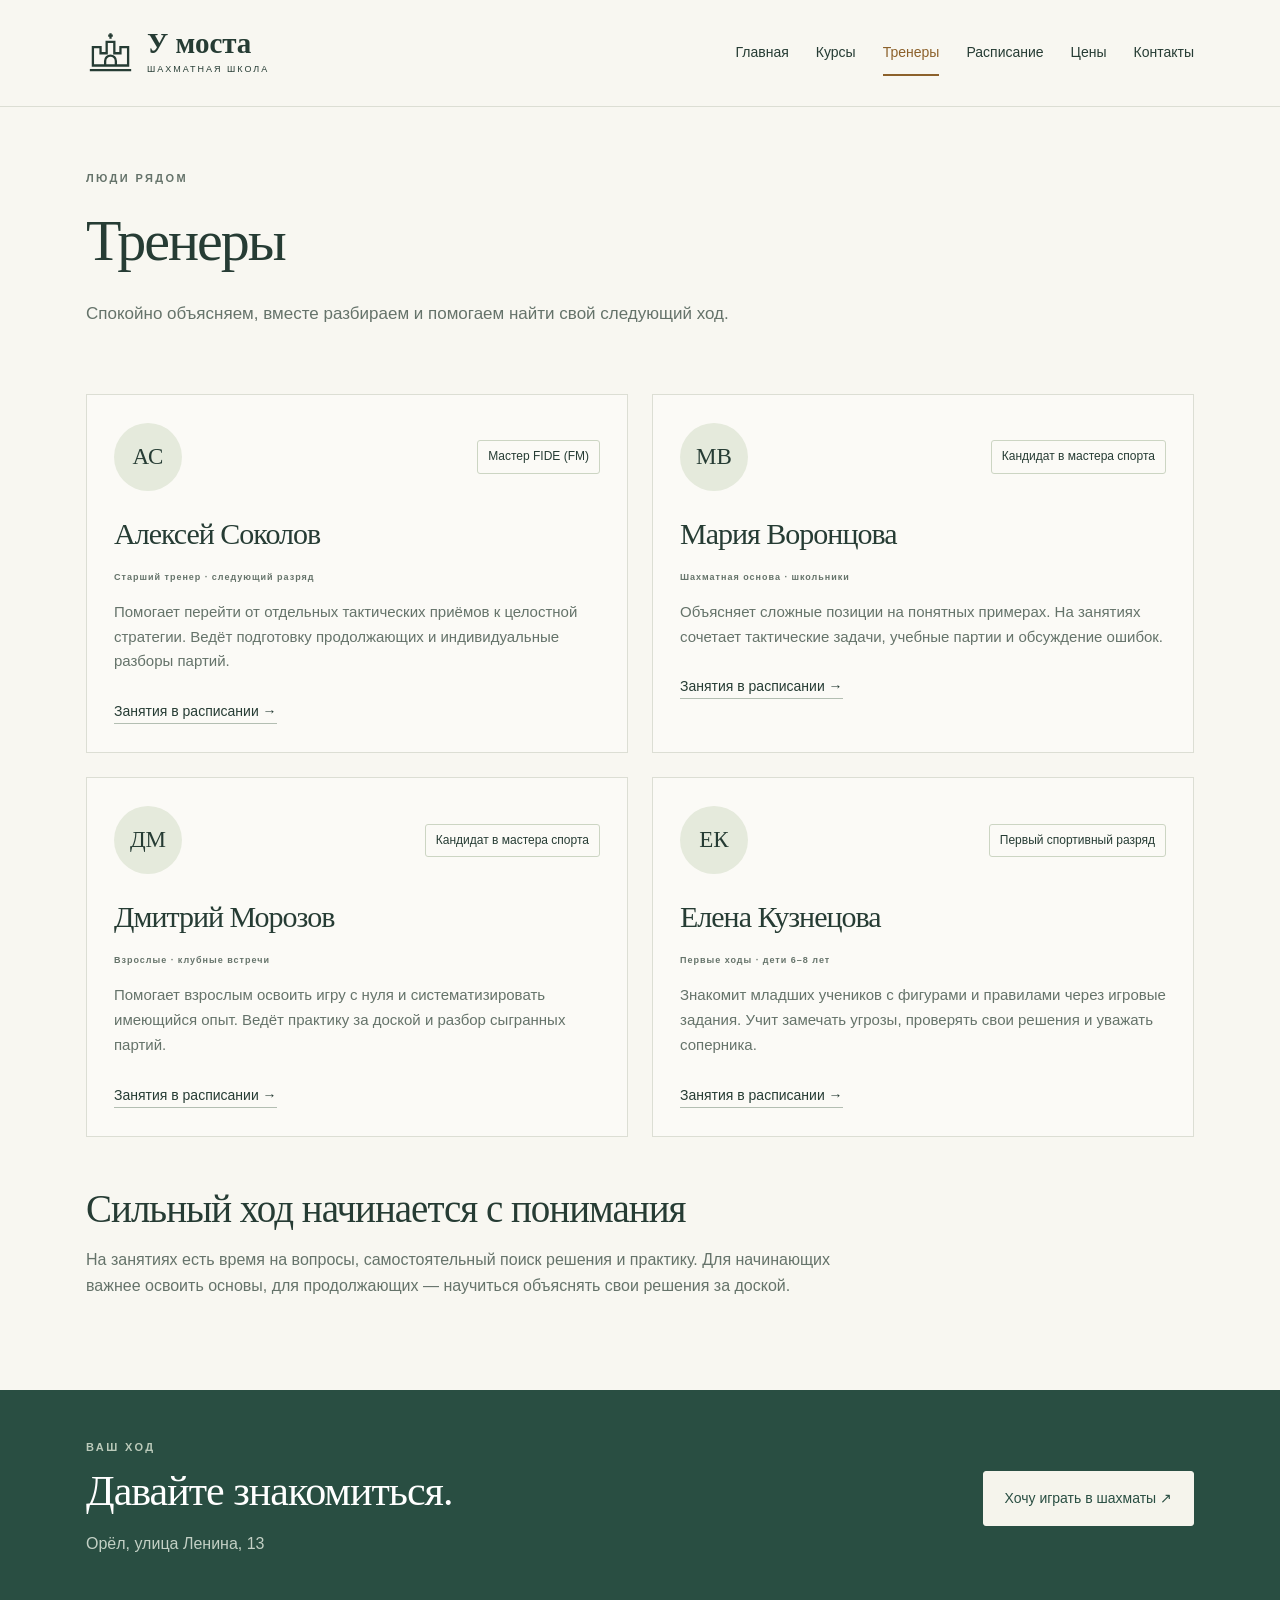
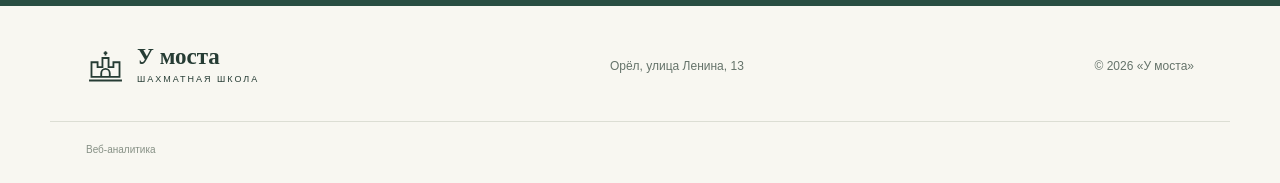
<file: trenery.html>
<!doctype html><html lang="ru"><head><meta charset="utf-8"><meta name="viewport" content="width=device-width,initial-scale=1"><title>Тренеры — У моста | Шахматная школа в Орле</title><meta name="description" content="Шахматная школа У моста в Орле. Занятия для детей и взрослых. Орёл, улица Ленина, 13."><link rel="icon" href="logo.svg" type="image/svg+xml"><link rel="stylesheet" href="style.css"><script src="main.js" defer></script></head><body><a class="skip" href="#main">К содержанию</a><header><div class="wrap header-inner"><a class="brand" href="index.html"><svg viewBox="0 0 64 64" fill="none" aria-hidden="true"><path d="M9 49V25h10v8h8V18h10v15h8v-8h10v24H9Z" stroke="currentColor" stroke-width="3"/><path d="M25 49V43a7 7 0 0 1 14 0v6M5 55h54M29 10h6M32 7v7" stroke="currentColor" stroke-width="3"/></svg><span>У моста<small>ШАХМАТНАЯ ШКОЛА</small></span></a><button class="menu-btn" aria-controls="nav" aria-expanded="false">Меню</button><nav id="nav" aria-label="Основное меню"><a href="index.html" >Главная</a><a href="napravleniya.html" >Курсы</a><a href="trenery.html" aria-current=page>Тренеры</a><a href="raspisanie.html" >Расписание</a><a href="ceny.html" >Цены</a><a href="kontakty.html" >Контакты</a></nav></div></header><main id="main"><div class="page-head wrap"><p class="eyebrow">ЛЮДИ РЯДОМ</p><h1>Тренеры</h1><p class="intro">Спокойно объясняем, вместе разбираем и помогаем найти свой следующий ход.</p></div><section class="wrap section compact"><div class="trainer-grid"><article class="card trainer-card"><div class="trainer-top"><span class="trainer-avatar" aria-hidden="true">АС</span><span class="qualification">Мастер FIDE (FM)</span></div><h2>Алексей Соколов</h2><p class="eyebrow">Старший тренер · следующий разряд</p><p>Помогает перейти от отдельных тактических приёмов к целостной стратегии. Ведёт подготовку продолжающих и индивидуальные разборы партий.</p><a class="text-link" href="raspisanie.html">Занятия в расписании →</a></article><article class="card trainer-card"><div class="trainer-top"><span class="trainer-avatar" aria-hidden="true">МВ</span><span class="qualification">Кандидат в мастера спорта</span></div><h2>Мария Воронцова</h2><p class="eyebrow">Шахматная основа · школьники</p><p>Объясняет сложные позиции на понятных примерах. На занятиях сочетает тактические задачи, учебные партии и обсуждение ошибок.</p><a class="text-link" href="raspisanie.html">Занятия в расписании →</a></article><article class="card trainer-card"><div class="trainer-top"><span class="trainer-avatar" aria-hidden="true">ДМ</span><span class="qualification">Кандидат в мастера спорта</span></div><h2>Дмитрий Морозов</h2><p class="eyebrow">Взрослые · клубные встречи</p><p>Помогает взрослым освоить игру с нуля и систематизировать имеющийся опыт. Ведёт практику за доской и разбор сыгранных партий.</p><a class="text-link" href="raspisanie.html">Занятия в расписании →</a></article><article class="card trainer-card"><div class="trainer-top"><span class="trainer-avatar" aria-hidden="true">ЕК</span><span class="qualification">Первый спортивный разряд</span></div><h2>Елена Кузнецова</h2><p class="eyebrow">Первые ходы · дети 6–8 лет</p><p>Знакомит младших учеников с фигурами и правилами через игровые задания. Учит замечать угрозы, проверять свои решения и уважать соперника.</p><a class="text-link" href="raspisanie.html">Занятия в расписании →</a></article></div><div class="note teaching-note"><h2>Сильный ход начинается с понимания</h2><p>На занятиях есть время на вопросы, самостоятельный поиск решения и практику. Для начинающих важнее освоить основы, для продолжающих — научиться объяснять свои решения за доской.</p></div></section></main><section class="cta"><div class="wrap"><div><p class="eyebrow">ВАШ ХОД</p><h2>Давайте знакомиться.</h2><p>Орёл, улица Ленина, 13</p></div><a class="btn light" href="kontakty.html#signup">Хочу играть в шахматы ↗</a></div></section><footer><div class="wrap footer-main"><a class="brand" href="index.html"><svg viewBox="0 0 64 64" fill="none" aria-hidden="true"><path d="M9 49V25h10v8h8V18h10v15h8v-8h10v24H9Z" stroke="currentColor" stroke-width="3"/><path d="M25 49V43a7 7 0 0 1 14 0v6M5 55h54M29 10h6M32 7v7" stroke="currentColor" stroke-width="3"/></svg><span>У моста<small>ШАХМАТНАЯ ШКОЛА</small></span></a><p>Орёл, улица Ленина, 13</p><p>© <span class="year">2026</span> «У моста»</p></div><div class="wrap counter-row" aria-label="Счётчики веб-аналитики"><span class="counter-caption">Веб-аналитика</span><div class="counter-slot installed" id="counter-1"><!--LiveInternet counter--><script>
new Image().src = "https://counter.yadro.ru/hit?r"+
escape(document.referrer)+((typeof(screen)=="undefined")?"":
";s"+screen.width+"*"+screen.height+"*"+(screen.colorDepth?
screen.colorDepth:screen.pixelDepth))+";u"+escape(document.URL)+
";h"+escape(document.title.substring(0,150))+
";"+Math.random();</script><!--/LiveInternet-->
</div><div class="counter-slot installed" id="counter-2"><!-- Top100 (Kraken) Counter -->
<script>
    (function (w, d, c) {
    (w[c] = w[c] || []).push(function() {
        var options = {
            project: 7753159,
        };
        try {
            w.top100Counter = new top100(options);
        } catch(e) { }
    });
    var n = d.getElementsByTagName("script")[0],
    s = d.createElement("script"),
    f = function () { n.parentNode.insertBefore(s, n); };
    s.type = "text/javascript";
    s.async = true;
    s.src =
    (d.location.protocol == "https:" ? "https:" : "http:") +
    "//st.top100.ru/top100/top100.js";

    if (w.opera == "[object Opera]") {
    d.addEventListener("DOMContentLoaded", f, false);
} else { f(); }
})(window, document, "_top100q");
</script>
<noscript>
  <img src="//counter.rambler.ru/top100.cnt?pid=7753159" alt="Топ-100" />
</noscript>
<!-- END Top100 (Kraken) Counter -->
</div><div class="counter-slot installed" id="counter-3"><!-- Top.Mail.Ru counter -->
<script type="text/javascript">
var _tmr = window._tmr || (window._tmr = []);
_tmr.push({id: "3806859", type: "pageView", start: (new Date()).getTime()});
(function (d, w, id) {
  if (d.getElementById(id)) return;
  var ts = d.createElement("script"); ts.type = "text/javascript"; ts.async = true; ts.id = id;
  ts.src = "https://top-fwz1.mail.ru/js/code.js";
  var f = function () {var s = d.getElementsByTagName("script")[0]; s.parentNode.insertBefore(ts, s);};
  if (w.opera == "[object Opera]") { d.addEventListener("DOMContentLoaded", f, false); } else { f(); }
})(document, window, "tmr-code");
</script>
<noscript><div><img src="https://top-fwz1.mail.ru/counter?id=3806859;js=na" style="position:absolute;left:-9999px;" alt="Top.Mail.Ru" /></div></noscript>
<!-- /Top.Mail.Ru counter -->
</div></div></footer></body></html>
</file>
<file: style.css>
:root{--paper:#f8f7f1;--ink:#263c34;--green:#294e42;--muted:#65736a;--line:#dcded4;--pale:#edf0e7}*{box-sizing:border-box}body{margin:0;background:var(--paper);color:var(--ink);font:16px/1.65 Arial,sans-serif}a{color:inherit;text-decoration:none}button,input,select{font:inherit}button,a,select{ -webkit-tap-highlight-color:transparent}a:focus-visible,button:focus-visible,select:focus-visible,summary:focus-visible{outline:3px solid #b5803a;outline-offset:5px}.wrap{max-width:1180px;margin:auto;padding:0 36px}header{border-bottom:1px solid var(--line)}.header-inner{min-height:106px;display:flex;align-items:center;justify-content:space-between;gap:30px}.brand{display:flex;align-items:center;gap:12px;line-height:1.2}.brand svg{width:49px;height:49px}.brand>span{font:bold 29px Georgia,serif;white-space:nowrap}.brand small{display:block;font:9px/2.2 Arial,sans-serif;letter-spacing:2px}nav{display:flex;gap:27px;font-size:14px}nav a{padding:11px 0;position:relative}nav a:hover,nav a[aria-current]{color:#8c612b}nav a[aria-current]:after{content:'';position:absolute;height:2px;background:#8c612b;bottom:0;left:0;right:0}.menu-btn{display:none}.eyebrow{font:11px/1.5 Arial,sans-serif;letter-spacing:2.4px;font-weight:bold;margin:0 0 22px}h1,h2,h3{font-family:Georgia,'Times New Roman',serif;font-weight:normal;line-height:1.12;margin:0}h1{font-size:64px;letter-spacing:-2px}h1 em{font-weight:normal;color:#58735f}h2{font-size:39px;letter-spacing:-1px}h3{font-size:27px}p{color:var(--muted)}.hero{display:grid;grid-template-columns:1.15fr 1fr;align-items:center;gap:64px;padding-top:73px;padding-bottom:75px}.intro{font-size:17px;margin:26px 0 30px;line-height:1.8}.actions{display:flex;gap:24px;align-items:center;flex-wrap:wrap}.btn{display:inline-flex;align-items:center;justify-content:space-between;gap:23px;background:var(--green);color:white;border:1px solid var(--green);border-radius:3px;padding:15px 21px;cursor:pointer;font-size:14px}.btn:hover{background:#376452}.text-link{font-size:14px;border-bottom:1px solid #b3beb2;padding-bottom:4px}.location{font-size:12px;margin:35px 0 0}.hero-art{background:#e9eddf;padding:24px 29px 16px;border:1px solid #d9dfce;transform:rotate(-2deg);box-shadow:14px 18px 0 #f0f0e7}.art-top,.art-bottom{display:flex;justify-content:space-between;align-items:center;font-size:10px;letter-spacing:1px}.art-top{padding-bottom:23px;font-weight:bold}.art-top span{font-size:9px;letter-spacing:0;font-weight:normal}.art-bottom{padding-top:16px;letter-spacing:0}.art-bottom>span:last-child{font-size:25px}.board{display:grid;grid-template-columns:repeat(8,1fr);border:7px solid #335344;aspect-ratio:1}.sq{display:flex;align-items:center;justify-content:center;background:#e6e8d4;font-family:Georgia,serif;font-size:43px;line-height:1;color:#183e32;text-shadow:0 2px 0 #ffffff70}.sq.dark{background:#8da48a}.strip{border-top:1px solid var(--line);border-bottom:1px solid var(--line)}.strip-inner{display:grid;grid-template-columns:repeat(4,1fr);padding-top:29px;padding-bottom:29px}.strip-inner>div{padding-left:25px;border-left:1px solid var(--line)}.strip-inner>div:first-child{padding-left:0;border:0}.strip b{display:block;font:23px Georgia,serif}.strip span{font-size:12px;color:var(--muted)}.section{padding-top:70px;padding-bottom:75px}.section-head{display:flex;justify-content:space-between;align-items:end;gap:30px;margin-bottom:35px}.section-head h2{font-size:35px}.cards{display:grid;grid-template-columns:repeat(3,1fr);gap:22px}.card{border:1px solid var(--line);padding:28px 27px;background:#fbfaf6}.card .num{display:block;font:29px Georgia,serif;color:#879783;margin-bottom:34px}.card .eyebrow{font-size:9px;margin-bottom:12px;letter-spacing:1.3px}.card p:last-child{font-size:14px;margin:17px 0 0}.card:hover{border-color:#8ca08b}.tinted{background:var(--pale)}.split{display:grid;grid-template-columns:1fr 1fr;gap:80px}.steps{padding:0;list-style:none;counter-reset:step;margin:0}.steps li{counter-increment:step;border-bottom:1px solid #d1d9cc;padding:0 0 20px 45px;position:relative;margin-bottom:20px}.steps li:before{content:'0'counter(step);position:absolute;left:0;font:22px Georgia,serif;color:#869680}.steps p{font-size:14px;margin:6px 0 0}.cta{background:var(--green);color:#fff}.cta .wrap{display:flex;align-items:center;justify-content:space-between;padding-top:49px;padding-bottom:49px;gap:25px}.cta .eyebrow{color:#bbcaba;margin-bottom:12px}.cta h2{font-size:42px}.cta p{color:#c3d0c5;margin-bottom:0}.btn.light{background:#f5f4ec;border-color:#f5f4ec;color:var(--green)}.footer-main{display:flex;justify-content:space-between;align-items:center;padding-top:36px;padding-bottom:30px}.footer-main p{font-size:12px}.footer-main .brand>span{font-size:23px}.footer-main .brand svg{width:39px}.counter-row{display:flex;align-items:center;gap:10px;border-top:1px solid var(--line);padding-top:20px;padding-bottom:24px}.counter-caption{font-size:10px;color:#879186;margin-right:12px}.counter-slot{width:88px;min-height:31px;border:1px dashed #bdc5b9;display:flex;align-items:center;justify-content:center;color:#899381;font-size:10px}.page-head{padding-top:63px;padding-bottom:14px}.page-head h1{font-size:58px}.page-head .intro{max-width:680px}.compact{padding-top:20px}.note{padding-bottom:65px}.note p{max-width:780px}.editorial{display:grid;grid-template-columns:1fr 1.4fr;gap:70px;align-items:center}.chess-icon{background:#e5eadc;display:grid;place-items:center;font:220px Georgia,serif;min-height:350px}.editorial p{max-width:550px}.notice{padding:18px 22px;background:#eef0e8;border-left:2px solid #9caa8d;font-size:14px;margin-top:28px}.filters{display:flex;gap:10px;flex-wrap:wrap;margin-bottom:25px}.filters button{border:1px solid #cdd4c6;background:transparent;padding:9px 18px;border-radius:2px;cursor:pointer;font-size:14px;color:var(--ink)}.filters button[aria-pressed=true]{background:var(--green);color:white}.table-scroll{overflow:auto}table{width:100%;border-collapse:collapse;text-align:left;white-space:nowrap}th{background:var(--pale);font-size:12px;color:var(--muted)}th,td{padding:20px 22px;border-bottom:1px solid var(--line)}td{font-size:15px}td:first-child{font-weight:bold}.faq{max-width:800px;margin:65px auto 0}.faq h2{margin-bottom:25px}details{padding:20px 0;border-bottom:1px solid var(--line)}summary{cursor:pointer;font-weight:bold}details p{font-size:15px}.contact-grid{display:grid;grid-template-columns:1fr 1.2fr;gap:55px;align-items:start}.map{width:100%;height:390px;border:1px solid var(--line);background:var(--pale);border-radius:3px}.signup{background:var(--pale);padding:38px;display:grid;grid-template-columns:1fr 1fr;gap:60px;margin-top:65px;scroll-margin-top:20px}.signup h2{font-size:34px}.signup label{display:block;font-size:13px;margin-bottom:10px}.signup select{width:100%;padding:12px;border:1px solid #bcc7b7;background:var(--paper);color:var(--ink);margin-bottom:16px}.small{font-size:12px}.skip{position:absolute;left:-9999px}.skip:focus{left:20px;top:10px;background:white;padding:12px;z-index:99}[hidden]{display:none!important}@media(max-width:1000px){nav{gap:15px}.hero{gap:30px}h1{font-size:51px}.sq{font-size:34px}.wrap{padding-left:25px;padding-right:25px}.hero-art{padding:22px}.cards{gap:15px}.card{padding:22px}.contact-grid{gap:25px}}@media(max-width:760px){.header-inner{min-height:84px;flex-wrap:wrap;gap:0}.brand>span{font-size:26px}.brand svg{width:42px}.menu-btn{display:block;background:none;border:1px solid var(--line);color:var(--ink);padding:6px 12px;font-size:13px}nav{display:none;width:100%;padding:16px 0;flex-direction:column;gap:3px}nav.open{display:flex}nav a{padding:8px 0}.hero{grid-template-columns:1fr;padding-top:43px;padding-bottom:45px;gap:40px}h1{font-size:46px;letter-spacing:-1.6px}.hero .intro br{display:none}.hero-art{max-width:440px;width:calc(100% - 10px);margin:auto}.sq{font-size:clamp(24px,7vw,43px)}.strip-inner{grid-template-columns:1fr 1fr;gap:25px}.strip-inner>div{padding-left:15px}.strip-inner>div:nth-child(3){padding-left:0;border:0}.strip b{font-size:20px}.section{padding-top:45px;padding-bottom:45px}.section-head{display:block}.section-head .text-link{display:inline-block;margin-top:20px}.cards{grid-template-columns:1fr}.card .num{margin-bottom:20px}.split,.editorial,.contact-grid,.signup{grid-template-columns:1fr;gap:30px}.cta .wrap{align-items:start;flex-direction:column}.cta h2{font-size:36px}.footer-main{flex-wrap:wrap;gap:12px}.footer-main .brand{width:100%;margin-bottom:8px}.footer-main p{margin:0}.counter-caption{display:none}.counter-row{justify-content:center}.page-head{padding-top:40px}.page-head h1{font-size:45px}.compact{padding-top:15px}.chess-icon{min-height:240px;font-size:170px}.signup{padding:25px;margin-top:35px}.map{height:330px}.steps{margin-top:5px}h2{font-size:33px}.intro{font-size:16px}}

.signup input,.signup textarea{display:block;width:100%;padding:12px;border:1px solid #bcc7b7;border-radius:0;background:var(--paper);color:var(--ink);margin-bottom:16px;font:inherit}.signup textarea{resize:vertical;min-height:110px}.signup input:focus-visible,.signup textarea:focus-visible{outline:3px solid #b5803a;outline-offset:3px}.optional{font-weight:normal;color:var(--muted)}.form-ok{padding:15px 18px;border:1px solid #a6b9a0;background:#e0e9da;color:var(--ink);font-size:14px}

.demo-note{font-size:13px;color:var(--muted);border-left:2px solid #a1af96;padding:9px 15px;margin:0 0 30px;background:var(--pale)}.trainer-grid{display:grid;grid-template-columns:repeat(2,minmax(0,1fr));gap:24px}.trainer-top{display:flex;align-items:center;justify-content:space-between;gap:15px;margin-bottom:26px}.trainer-avatar{width:68px;height:68px;display:grid;place-items:center;background:#e5eadc;border-radius:50%;font:23px Georgia,serif;flex-shrink:0}.qualification{font-size:12px;padding:6px 10px;border:1px solid #ccd5c3;border-radius:3px}.trainer-card h2{font-size:30px;margin-bottom:18px}.trainer-card .eyebrow{line-height:1.8;letter-spacing:1px}.trainer-card>p:not(.eyebrow){font-size:15px;margin-bottom:24px}.teaching-note{padding-bottom:0;margin-top:50px}.schedule-meta{display:flex;justify-content:space-between;gap:15px;flex-wrap:wrap;font-size:13px;margin-bottom:24px;color:var(--muted)}.schedule-table{white-space:normal;min-width:650px}.schedule-table caption{text-align:left;padding-bottom:12px;color:var(--muted)}.cell-detail{display:block;font-weight:normal;font-size:12px;color:var(--muted);margin-top:5px}.cell-detail.time{font-size:14px;color:var(--green)}.schedule-table a:hover{text-decoration:underline}@media(max-width:760px){.trainer-grid{grid-template-columns:1fr}.trainer-card h2{font-size:28px}.qualification{max-width:190px}.schedule-table th,.schedule-table td{padding:16px}}

.trial-banner{display:flex;justify-content:space-between;align-items:center;gap:35px;padding:32px;background:var(--pale);border:1px solid var(--line);margin-bottom:60px}.trial-banner h2{font-size:32px}.trial-banner .eyebrow{margin-bottom:14px}.trial-banner p:last-child{margin-bottom:0;font-size:14px;max-width:600px}.trial-banner .btn{flex-shrink:0}.price-card{display:flex;flex-direction:column}.price-card .price{font:45px/1.1 Georgia,serif;color:var(--ink);margin:27px 0 8px}.price span{font-size:30px}.price-card .unit-price{font-size:13px;margin:0}.price-card>p:not(.price):not(.eyebrow):not(.unit-price){font-size:14px;min-height:46px}.price-card ul{padding-left:18px;font-size:13px;color:var(--muted);margin:8px 0 27px}.price-card li{margin-bottom:9px}.price-card .btn{margin-top:auto}.price-card.recommended{background:var(--green);border-color:var(--green);color:white}.price-card.recommended .price{color:white}.price-card.recommended p,.price-card.recommended ul{color:#d4dfd3}.extra-prices,.subscription-terms{margin-top:65px}.terms-grid{display:grid;grid-template-columns:1fr 1fr;gap:25px 45px;margin-top:32px}.terms-grid article{border-top:1px solid var(--line);padding-top:22px}.terms-grid h3{font-size:24px}.terms-grid p{font-size:14px;margin-bottom:0}@media(max-width:760px){.trial-banner{align-items:start;flex-direction:column;padding:25px;margin-bottom:40px;gap:24px}.trial-banner h2{font-size:29px}.terms-grid{grid-template-columns:1fr;gap:25px}.extra-prices,.subscription-terms{margin-top:45px}.price-card>p:not(.price):not(.eyebrow):not(.unit-price){min-height:0}}

.sq{position:relative}.sq.last-move{background:#d8c98c}.file-label,.rank-label{position:absolute;font:8px/1 Arial,sans-serif;text-shadow:none;color:#294e42}.file-label{right:3px;bottom:2px}.rank-label{left:3px;top:3px}.historical-caption{gap:12px;align-items:start}.historical-caption a{font-size:11px;line-height:1.6}.historical-caption a:hover{text-decoration:underline}.historical-caption small{display:block;font-size:9px;color:var(--muted);line-height:1.6;margin-top:3px}.historical-caption .mate-label{font:12px/1.6 Georgia,serif;white-space:nowrap;padding-top:1px}@media(max-width:760px){.historical-caption a{font-size:10px}.historical-caption small{font-size:8px}.file-label,.rank-label{font-size:7px}}

.counter-slot.installed{border:0;min-height:0;width:auto}.counter-slot.installed img{display:block}.counter-slot.installed:has(>script):not(:has(>a)){display:contents}
</file>
